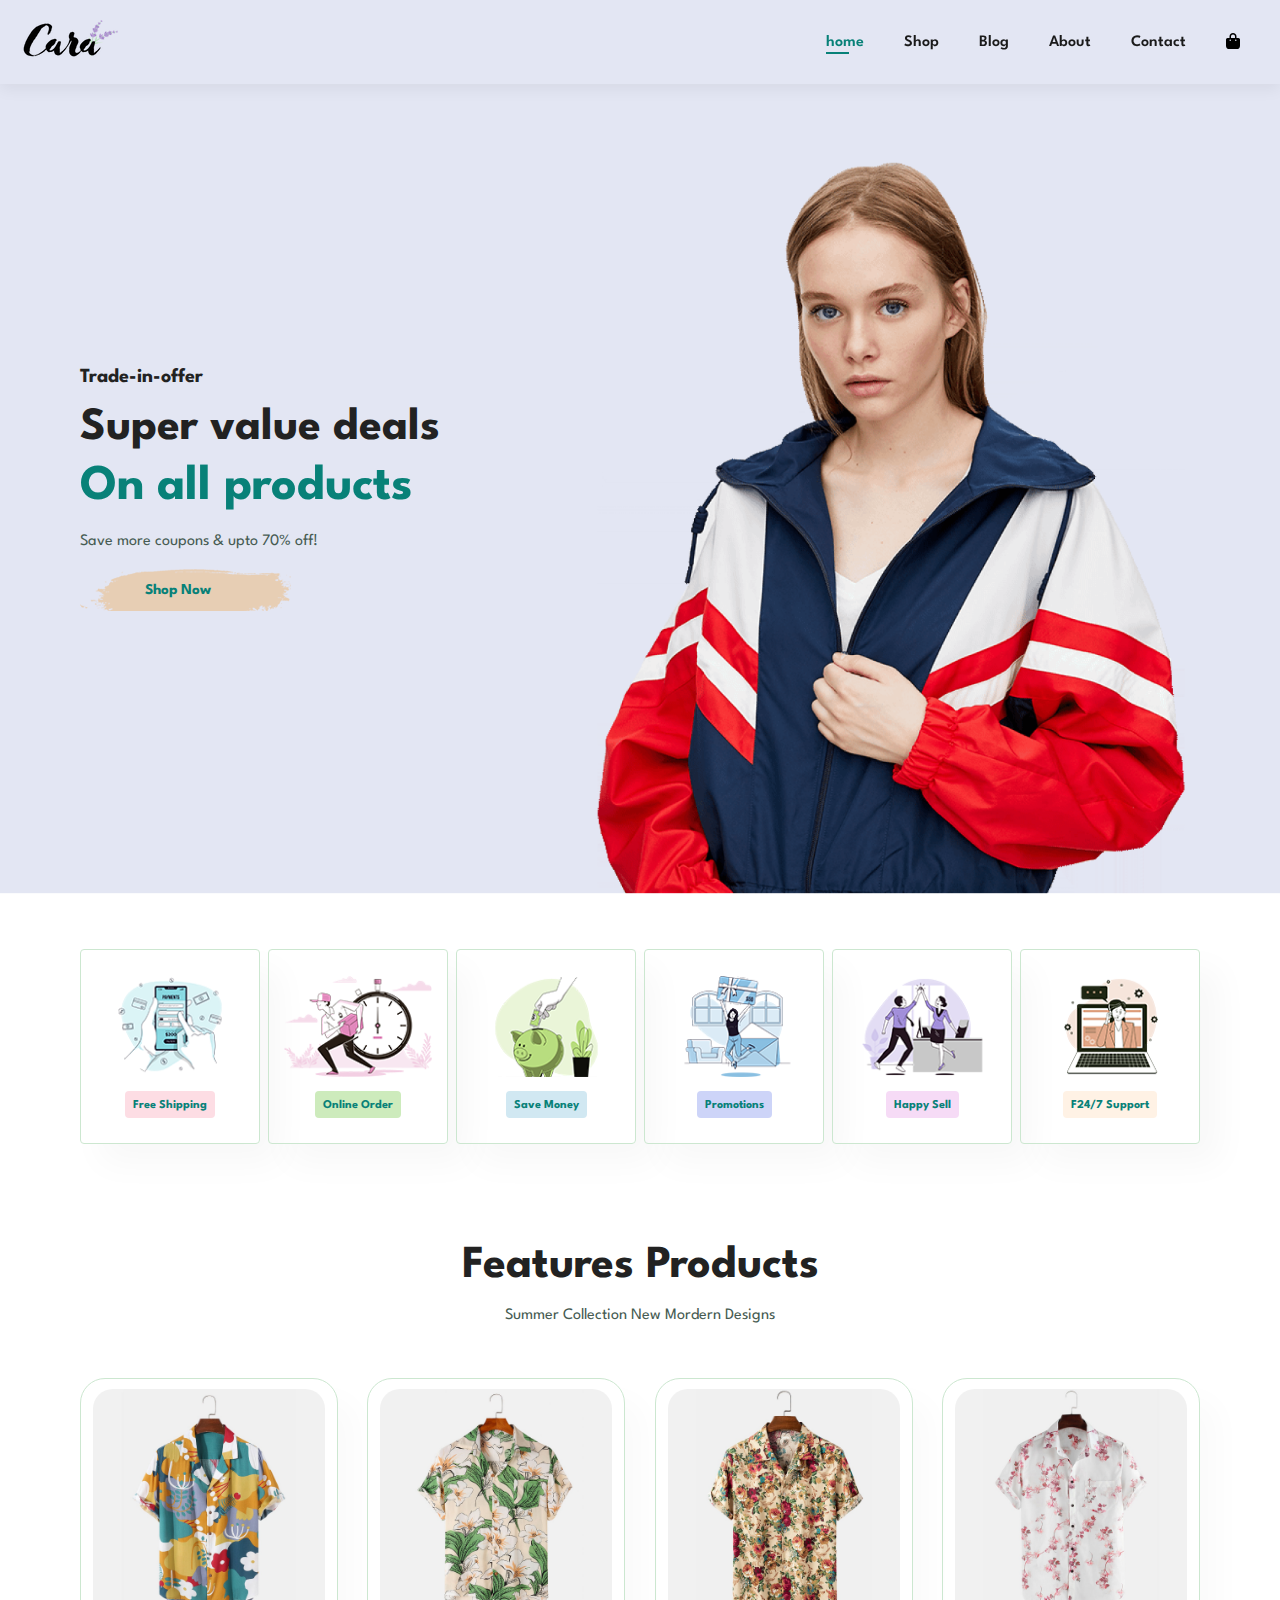
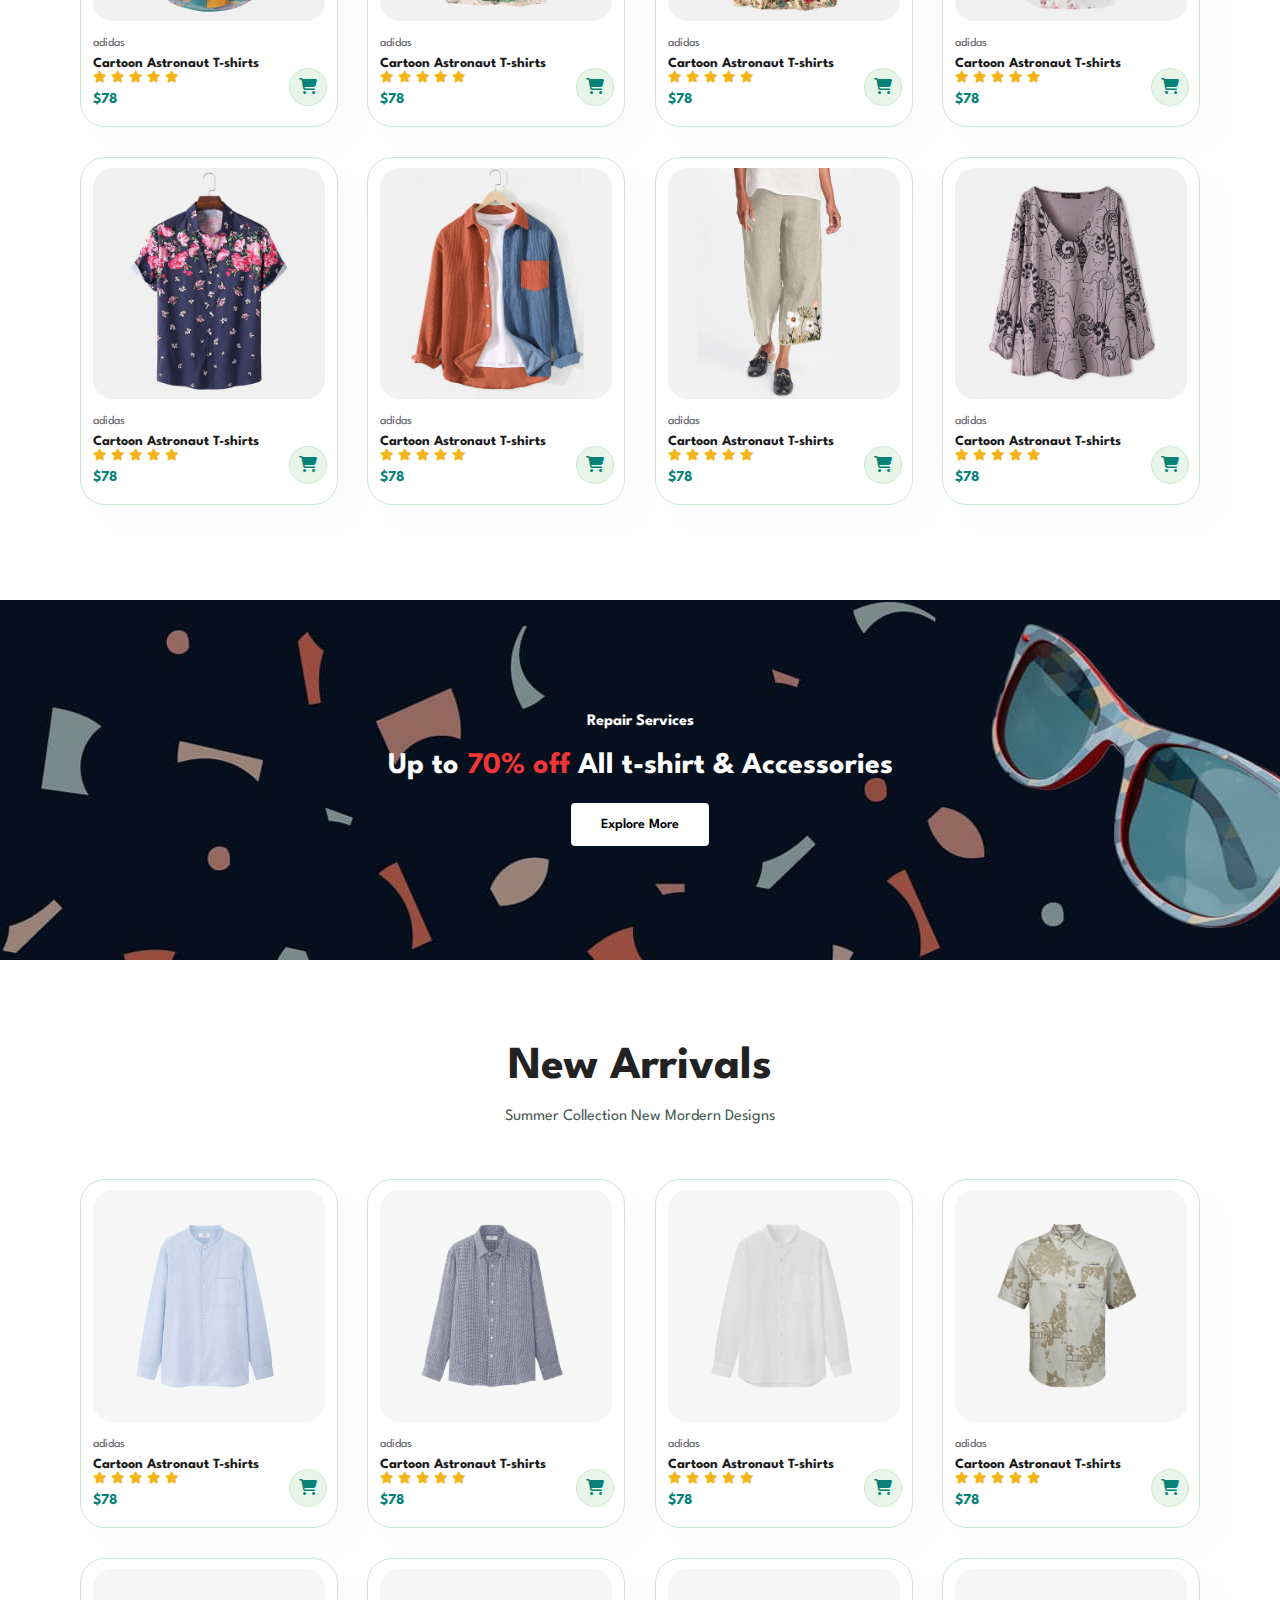
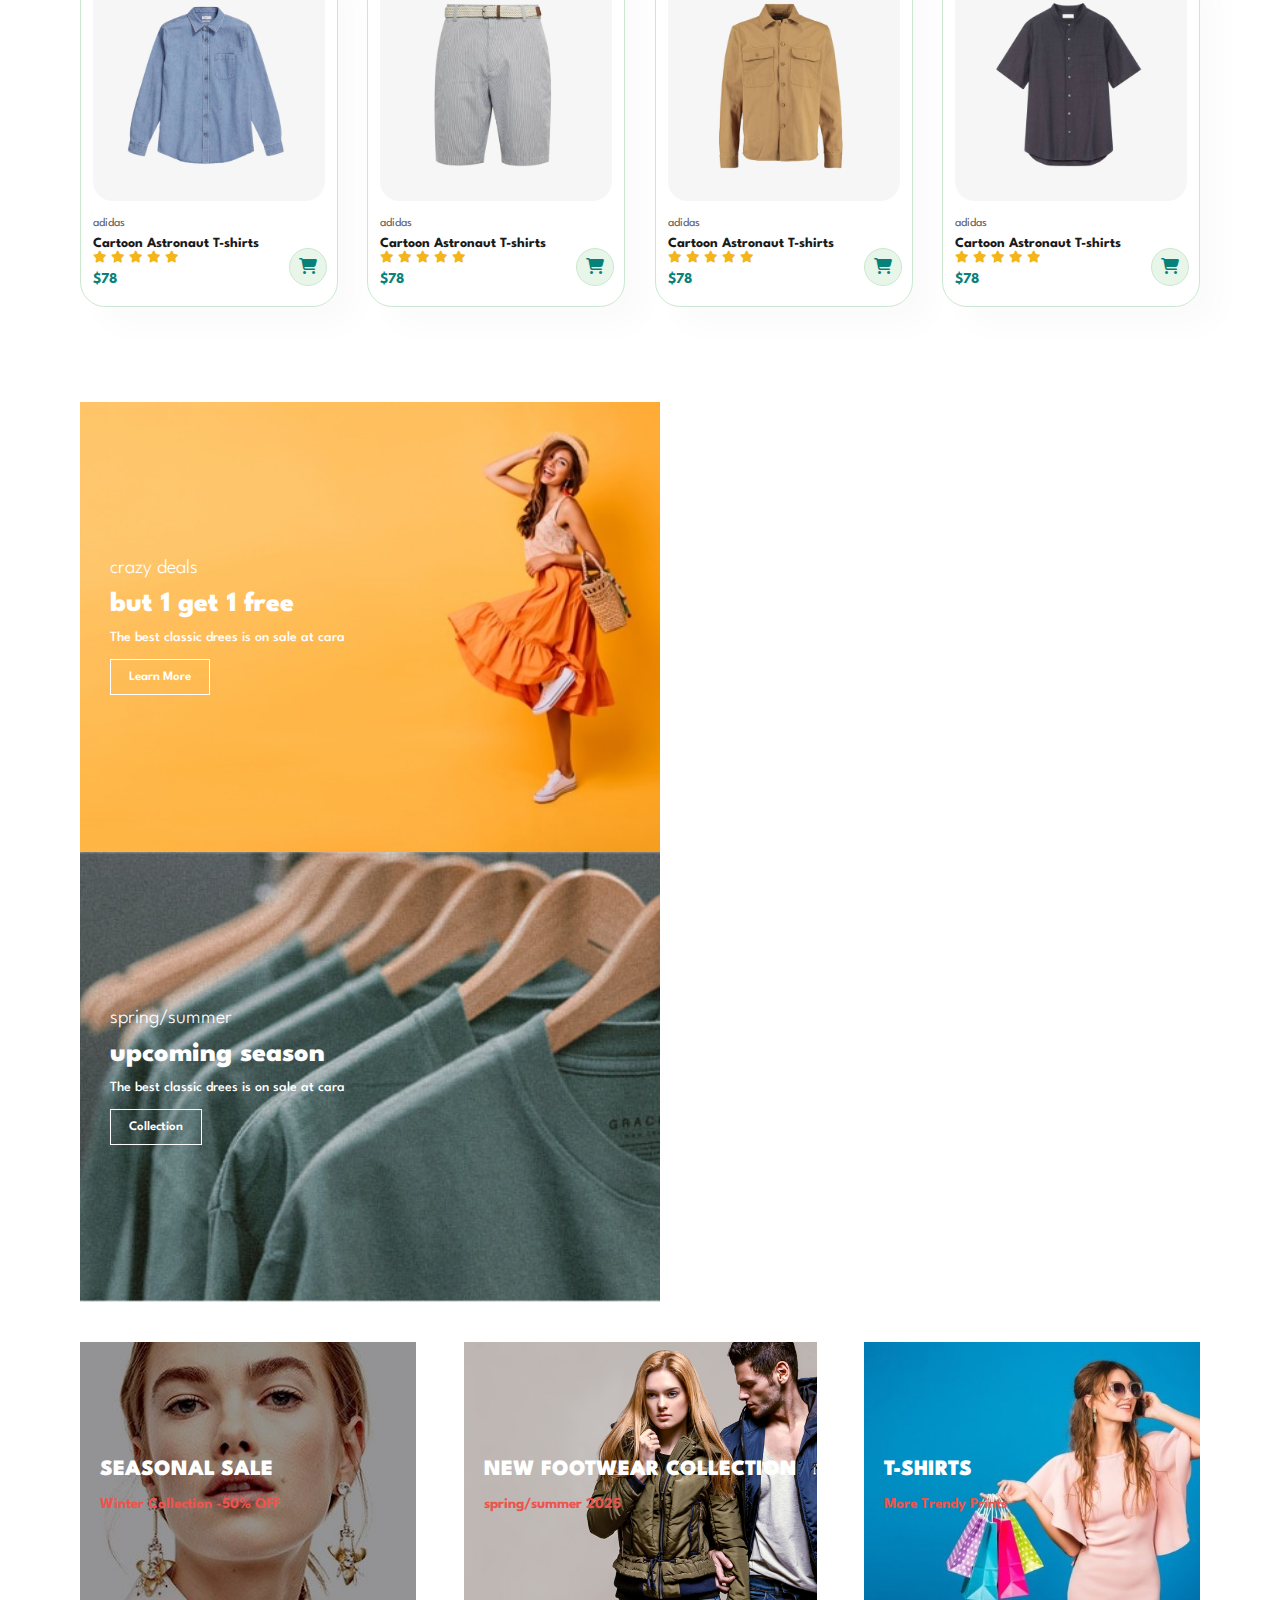
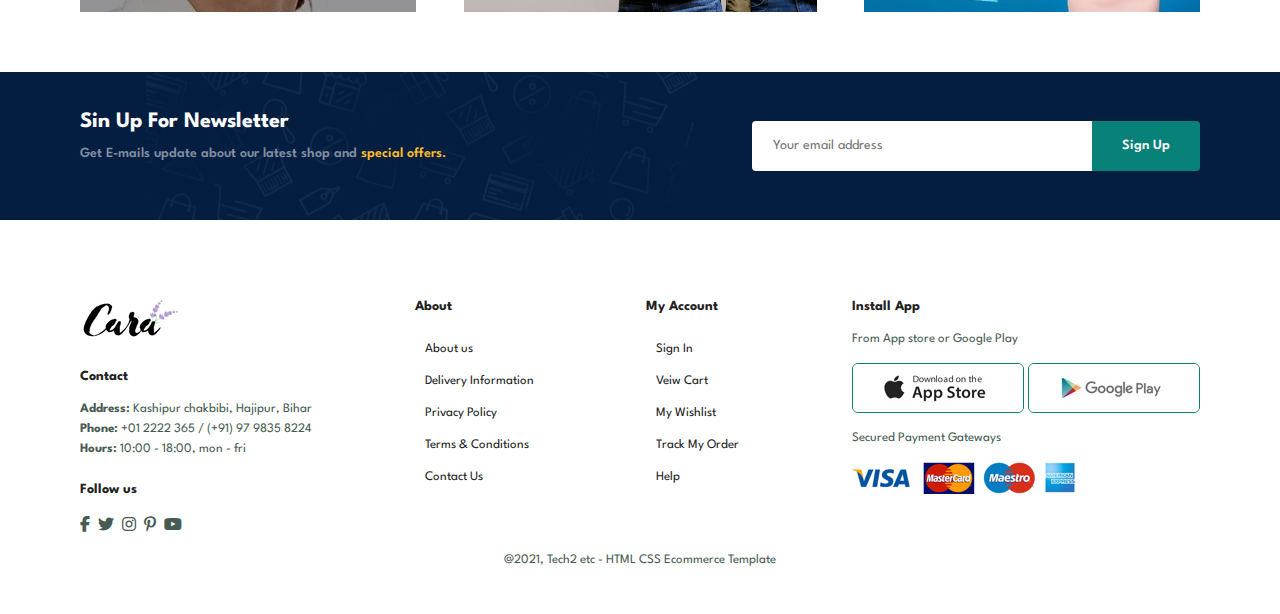
<file: index.html>
<!DOCTYPE html>
<html lang="en">
<head>
    <meta charset="UTF-8">
    <meta name="viewport" content="width=device-width, initial-scale=1.0">
    <title>E-commerse</title>
    <link rel="stylesheet" href="https://cdnjs.cloudflare.com/ajax/libs/font-awesome/6.7.2/css/all.min.css" />
    <link rel="stylesheet" href="style.css">
</head>
<body>
    <section class="header">
    <a href="#"><img src="img/logo.png" class="logo" alt=""></a>
     <div>
       <ul id="navbar">
        <li><a class="active" href="index.html">home</a></li>
        <li><a href="shop.html">Shop</a></li>
        <li><a href="blog.html">Blog</a></li>
        <li><a href="about.html">About</a></li>
        <li><a href="contact.html">Contact</a></li>
        <li id="lg-bag"><a href="cart.html" style="color: black;"><i class="fa-solid fa-bag-shopping"></a></i></li>
        <a href="#" id="close"><i class="fa-solid fa-xmark"></i></a>
        </ul>
     </div>
       <div id="mobile">
          <a href="cart.html" style="color: black;"><i class="fa-solid fa-bag-shopping"></a></i>
           <i id="bar" class="fas fa-outdent"></i>
        </div>
    </section>

    <section id="hero">
    <h4>Trade-in-offer</h4>
    <h2>Super value deals</h2>
    <h1>On all products</h1>
    <p>Save more coupons & upto 70% off!</p>
    <button>Shop Now</button>
    </section>

    <section id="feature" class="section-p1">
       <div class="fe-box">
       <img src="img/features/f1.png" alt="">
       <h6>Free Shipping</h6>
       </div>

       
       <div class="fe-box">
       <img src="img/features/f2.png" alt="">
       <h6>Online Order</h6>
       </div>

       
       <div class="fe-box">
       <img src="img/features/f3.png" alt="">
       <h6>Save Money</h6>
       </div>

       
       <div class="fe-box">
       <img src="img/features/f4.png" alt="">
       <h6>Promotions</h6>
       </div>

       
       <div class="fe-box">
       <img src="img/features/f5.png" alt="">
       <h6>Happy Sell</h6>
       </div>

       
       <div class="fe-box">
       <img src="img/features/f6.png" alt="">
       <h6>F24/7 Support</h6>
       </div>

       

    </section>

    <section id="products-1" class="section-p1">
     <h2>Features Products</h2>
     <p>Summer Collection  New Mordern Designs</p>
     <div class="pro-container">
        <div class="pro">
           <img src="img/products/f1.jpg" alt="">
           <div class="des">
            <span>adidas</span>
            <h5>Cartoon Astronaut T-shirts</h5>
            <div class="star">
                <i class="fas fa-star"></i>
                <i class="fas fa-star"></i>
                <i class="fas fa-star"></i>
                <i class="fas fa-star"></i>
                <i class="fas fa-star"></i>
            </div>
            <h4>$78</h4>
           </div>
           <a href="#" class="cart"><i class="fa-solid fa-cart-shopping"></i></a>
        </div>
        <div class="pro">
           <img src="img/products/f2.jpg" alt="">
           <div class="des">
            <span>adidas</span>
            <h5>Cartoon Astronaut T-shirts</h5>
            <div class="star">
                <i class="fas fa-star"></i>
                <i class="fas fa-star"></i>
                <i class="fas fa-star"></i>
                <i class="fas fa-star"></i>
                <i class="fas fa-star"></i>
            </div>
            <h4>$78</h4>
           </div>
           <a href="#" class="cart"><i class="fa-solid fa-cart-shopping"></i></a>
        </div>
        <div class="pro">
           <img src="img/products/f3.jpg" alt="">
           <div class="des">
            <span>adidas</span>
            <h5>Cartoon Astronaut T-shirts</h5>
            <div class="star">
                <i class="fas fa-star"></i>
                <i class="fas fa-star"></i>
                <i class="fas fa-star"></i>
                <i class="fas fa-star"></i>
                <i class="fas fa-star"></i>
            </div>
            <h4>$78</h4>
           </div>
           <a href="#" class="cart"><i class="fa-solid fa-cart-shopping"></i></a>
        </div>
        <div class="pro">
           <img src="img/products/f4.jpg" alt="">
           <div class="des">
            <span>adidas</span>
            <h5>Cartoon Astronaut T-shirts</h5>
            <div class="star">
                <i class="fas fa-star"></i>
                <i class="fas fa-star"></i>
                <i class="fas fa-star"></i>
                <i class="fas fa-star"></i>
                <i class="fas fa-star"></i>
            </div>
            <h4>$78</h4>
           </div>
           <a href="#" class="cart"><i class="fa-solid fa-cart-shopping"></i></a>
        </div>
        <div class="pro">
           <img src="img/products/f5.jpg" alt="">
           <div class="des">
            <span>adidas</span>
            <h5>Cartoon Astronaut T-shirts</h5>
            <div class="star">
                <i class="fas fa-star"></i>
                <i class="fas fa-star"></i>
                <i class="fas fa-star"></i>
                <i class="fas fa-star"></i>
                <i class="fas fa-star"></i>
            </div>
            <h4>$78</h4>
           </div>
           <a href="#" class="cart"><i class="fa-solid fa-cart-shopping"></i></a>
        </div>
        <div class="pro">
           <img src="img/products/f6.jpg" alt="">
           <div class="des">
            <span>adidas</span>
            <h5>Cartoon Astronaut T-shirts</h5>
            <div class="star">
                <i class="fas fa-star"></i>
                <i class="fas fa-star"></i>
                <i class="fas fa-star"></i>
                <i class="fas fa-star"></i>
                <i class="fas fa-star"></i>
            </div>
            <h4>$78</h4>
           </div>
           <a href="#" class="cart"><i class="fa-solid fa-cart-shopping"></i></a>
        </div>
        <div class="pro">
           <img src="img/products/f7.jpg" alt="">
           <div class="des">
            <span>adidas</span>
            <h5>Cartoon Astronaut T-shirts</h5>
            <div class="star">
                <i class="fas fa-star"></i>
                <i class="fas fa-star"></i>
                <i class="fas fa-star"></i>
                <i class="fas fa-star"></i>
                <i class="fas fa-star"></i>
            </div>
            <h4>$78</h4>
           </div>
           <a href="#" class="cart"><i class="fa-solid fa-cart-shopping"></i></a>
        </div>
        <div class="pro">
           <img src="img/products/f8.jpg" alt="">
           <div class="des">
            <span>adidas</span>
            <h5>Cartoon Astronaut T-shirts</h5>
            <div class="star">
                <i class="fas fa-star"></i>
                <i class="fas fa-star"></i>
                <i class="fas fa-star"></i>
                <i class="fas fa-star"></i>
                <i class="fas fa-star"></i>
            </div>
            <h4>$78</h4>
           </div>
           <a href="#" class="cart"><i class="fa-solid fa-cart-shopping"></i></a>
        </div>
     </div>
    </section>

    <section id="banner" class="section-m1">
        <h4>Repair Services</h4>
        <h2>Up to <span>70% off</span> All t-shirt & Accessories</h2>
        <button class="normal">Explore More</button>
    </section>

    <section id="products-1" class="section-p1">
     <h2>New Arrivals</h2>
     <p>Summer Collection  New Mordern Designs</p>
     <div class="pro-container">
        <div class="pro">
           <img src="img/products/n1.jpg" alt="">
           <div class="des">
            <span>adidas</span>
            <h5>Cartoon Astronaut T-shirts</h5>
            <div class="star">
                <i class="fas fa-star"></i>
                <i class="fas fa-star"></i>
                <i class="fas fa-star"></i>
                <i class="fas fa-star"></i>
                <i class="fas fa-star"></i>
            </div>
            <h4>$78</h4>
           </div>
           <a href="#" class="cart"><i class="fa-solid fa-cart-shopping"></i></a>
        </div>
        <div class="pro">
           <img src="img/products/n2.jpg" alt="">
           <div class="des">
            <span>adidas</span>
            <h5>Cartoon Astronaut T-shirts</h5>
            <div class="star">
                <i class="fas fa-star"></i>
                <i class="fas fa-star"></i>
                <i class="fas fa-star"></i>
                <i class="fas fa-star"></i>
                <i class="fas fa-star"></i>
            </div>
            <h4>$78</h4>
           </div>
           <a href="#" class="cart"><i class="fa-solid fa-cart-shopping"></i></a>
        </div>
        <div class="pro">
           <img src="img/products/n3.jpg" alt="">
           <div class="des">
            <span>adidas</span>
            <h5>Cartoon Astronaut T-shirts</h5>
            <div class="star">
                <i class="fas fa-star"></i>
                <i class="fas fa-star"></i>
                <i class="fas fa-star"></i>
                <i class="fas fa-star"></i>
                <i class="fas fa-star"></i>
            </div>
            <h4>$78</h4>
           </div>
           <a href="#" class="cart"><i class="fa-solid fa-cart-shopping"></i></a>
        </div>
        <div class="pro">
           <img src="img/products/n4.jpg" alt="">
           <div class="des">
            <span>adidas</span>
            <h5>Cartoon Astronaut T-shirts</h5>
            <div class="star">
                <i class="fas fa-star"></i>
                <i class="fas fa-star"></i>
                <i class="fas fa-star"></i>
                <i class="fas fa-star"></i>
                <i class="fas fa-star"></i>
            </div>
            <h4>$78</h4>
           </div>
           <a href="#" class="cart"><i class="fa-solid fa-cart-shopping"></i></a>
        </div>
        <div class="pro">
           <img src="img/products/n5.jpg" alt="">
           <div class="des">
            <span>adidas</span>
            <h5>Cartoon Astronaut T-shirts</h5>
            <div class="star">
                <i class="fas fa-star"></i>
                <i class="fas fa-star"></i>
                <i class="fas fa-star"></i>
                <i class="fas fa-star"></i>
                <i class="fas fa-star"></i>
            </div>
            <h4>$78</h4>
           </div>
           <a href="#" class="cart"><i class="fa-solid fa-cart-shopping"></i></a>
        </div>
        <div class="pro">
           <img src="img/products/n6.jpg" alt="">
           <div class="des">
            <span>adidas</span>
            <h5>Cartoon Astronaut T-shirts</h5>
            <div class="star">
                <i class="fas fa-star"></i>
                <i class="fas fa-star"></i>
                <i class="fas fa-star"></i>
                <i class="fas fa-star"></i>
                <i class="fas fa-star"></i>
            </div>
            <h4>$78</h4>
           </div>
           <a href="#" class="cart"><i class="fa-solid fa-cart-shopping"></i></a>
        </div>
        <div class="pro">
           <img src="img/products/n7.jpg" alt="">
           <div class="des">
            <span>adidas</span>
            <h5>Cartoon Astronaut T-shirts</h5>
            <div class="star">
                <i class="fas fa-star"></i>
                <i class="fas fa-star"></i>
                <i class="fas fa-star"></i>
                <i class="fas fa-star"></i>
                <i class="fas fa-star"></i>
            </div>
            <h4>$78</h4>
           </div>
           <a href="#" class="cart"><i class="fa-solid fa-cart-shopping"></i></a>
        </div>
        <div class="pro">
           <img src="img/products/n8.jpg" alt="">
           <div class="des">
            <span>adidas</span>
            <h5>Cartoon Astronaut T-shirts</h5>
            <div class="star">
                <i class="fas fa-star"></i>
                <i class="fas fa-star"></i>
                <i class="fas fa-star"></i>
                <i class="fas fa-star"></i>
                <i class="fas fa-star"></i>
            </div>
            <h4>$78</h4>
           </div>
           <a href="#" class="cart"><i class="fa-solid fa-cart-shopping"></i></a>
        </div>
     </div>
    </section>

    <section id="sm-banner" class="section-p1">
       <div class="banner-box">
          <h4>crazy deals</h4>
          <h2>but 1 get 1 free</h2>
          <span>The best classic drees is on sale at cara</span>
          <button class="white">Learn More</button>
       </div>
       <div class="banner-box banner-box2">
          <h4>spring/summer</h4>
          <h2>upcoming season</h2>
          <span>The best classic drees is on sale at cara</span>
          <button class="white">Collection</button>
       </div>
    </section>

    <section id="banner3">
        <div class="banner-box">
          <h2>SEASONAL SALE</h2>
          <h3>Winter Collection -50% OFF</h3>
       </div>
       <div class="banner-box banner-box2">
          <h2>NEW FOOTWEAR COLLECTION</h2>
          <h3>spring/summer 2025</h3>
       </div>
       <div class="banner-box banner-box3">
          <h2>T-SHIRTS</h2>
          <h3>More Trendy Prints</h3>
       </div>
    </section>

    <section id="newsletter" class="section-p1 section-m1">
      <div class="newstext">
         <h4>Sin Up For Newsletter</h4>
         <p>Get E-mails update about our latest shop and <span>special offers.</span></p>
      </div>
      <div class="form">
        <input type="text" placeholder="Your email address">
        <button class="normal">Sign Up</button>
      </div>
    </section>

    <footer class="section-p1">
       <div class="col">
           <img class="logo" src="img/logo.png" alt="">
           <h4>Contact</h4>
           <p><strong>Address: </strong> Kashipur chakbibi, Hajipur, Bihar</p>
           <p><strong>Phone: </strong> +01 2222 365 / (+91) 97 9835 8224</p>
           <p><strong>Hours: </strong> 10:00 - 18:00, mon - fri</p>
        <div class="follow">
            <h4>Follow us</h4>
            <div class="icon">
                <i class="fab fa-facebook-f"></i>
                <i class="fab fa-twitter"></i>
                <i class="fab fa-instagram"></i>
                <i class="fab fa-pinterest-p"></i>
                <i class="fab fa-youtube"></i>
            </div>
        </div>
       </div>
       <div class="col">
        <h4>About</h4>
        <a href="#">About us</a>
        <a href="#">Delivery Information</a>
        <a href="#">Privacy Policy</a>
        <a href="#">Terms & Conditions</a>
        <a href="#">Contact Us</a>
       </div>
       <div class="col">
        <h4>My Account</h4>
        <a href="#">Sign In</a>
        <a href="#">Veiw Cart</a>
        <a href="#">My Wishlist</a>
        <a href="#">Track My Order</a>
        <a href="#">Help</a>
       </div>
       <div class="col install">
        <h4>Install App</h4>
        <p>From App store or Google Play</p>
        <div class="row">
           <img src="img/pay/app.jpg" alt="">
           <img src="img/pay/play.jpg" alt="">

        </div>
        <p>Secured Payment Gateways</p>
        <img src="img/pay/pay.png" alt="">
       </div>

       <div class="copyright">
        <p>@2021, Tech2 etc - HTML CSS Ecommerce Template</p>
       </div>
    </footer>


    <script src="script.js"></script>

</body>
</html>
</file>
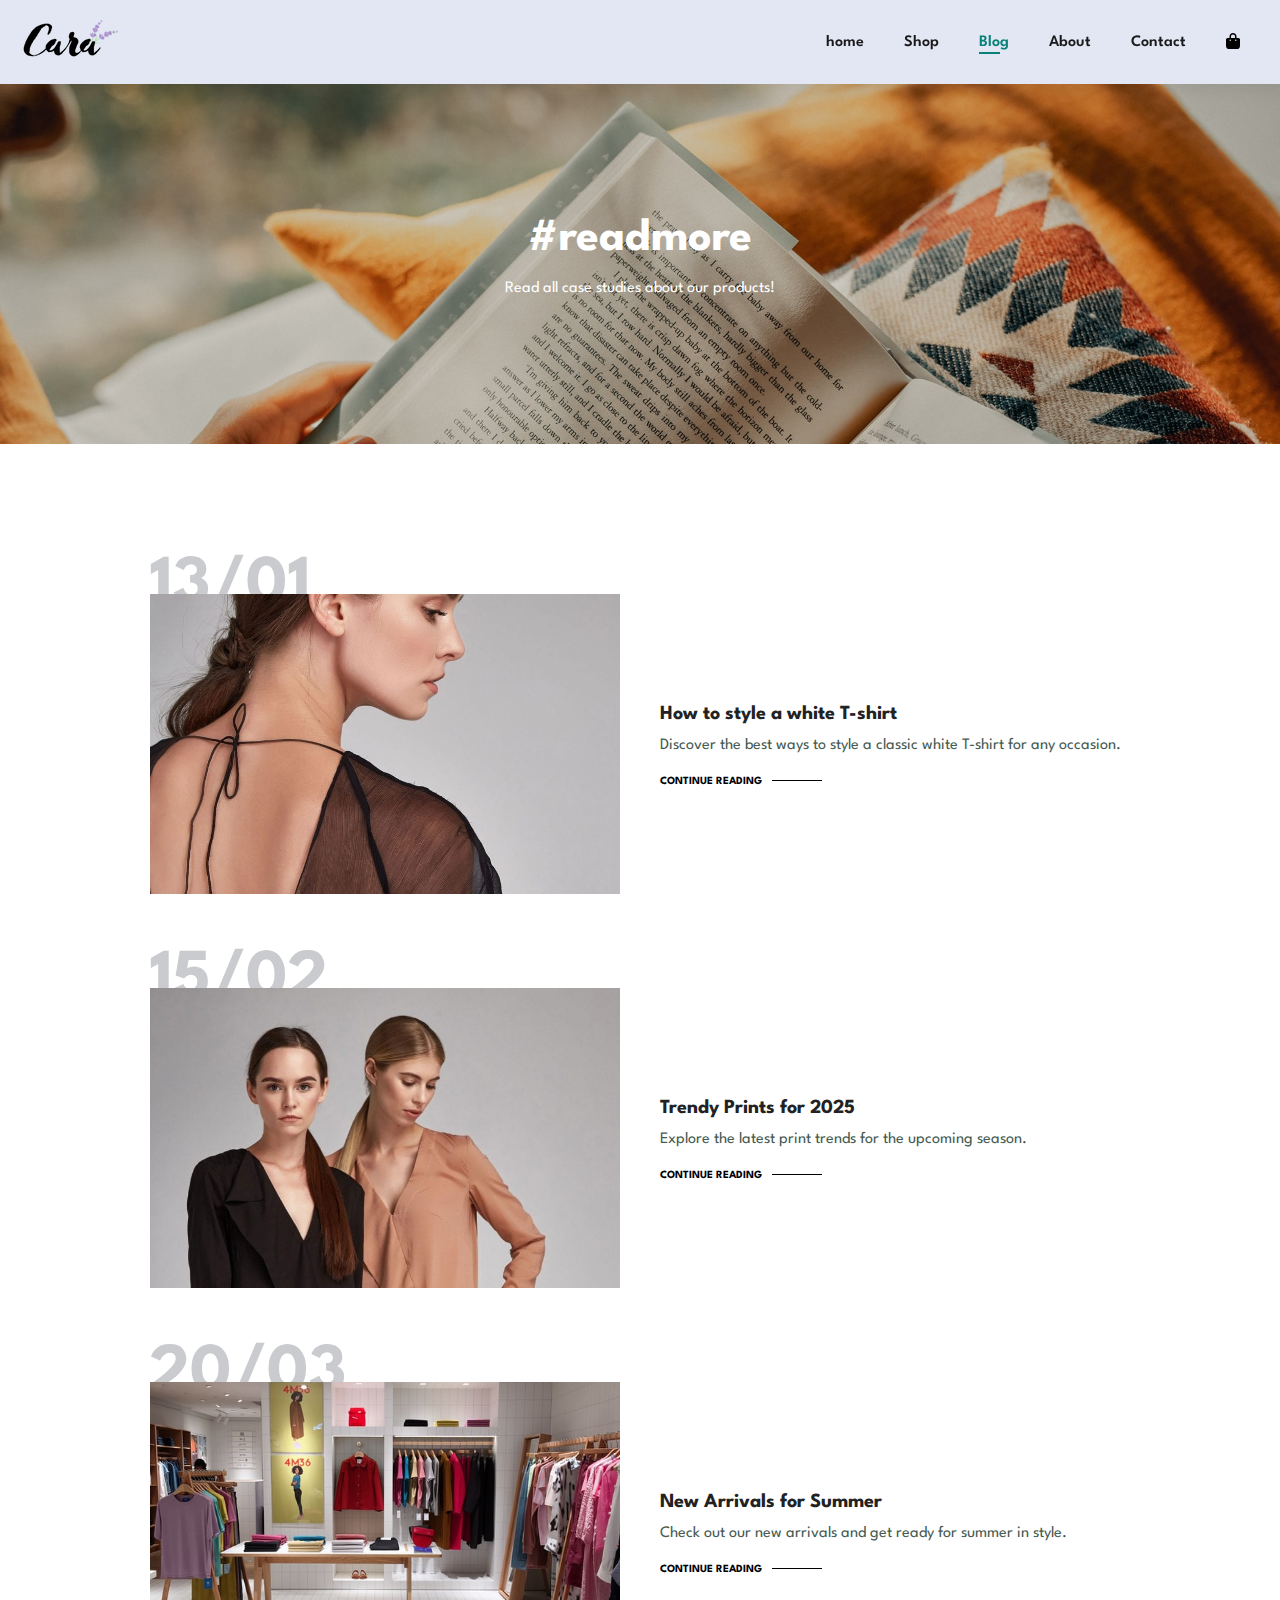
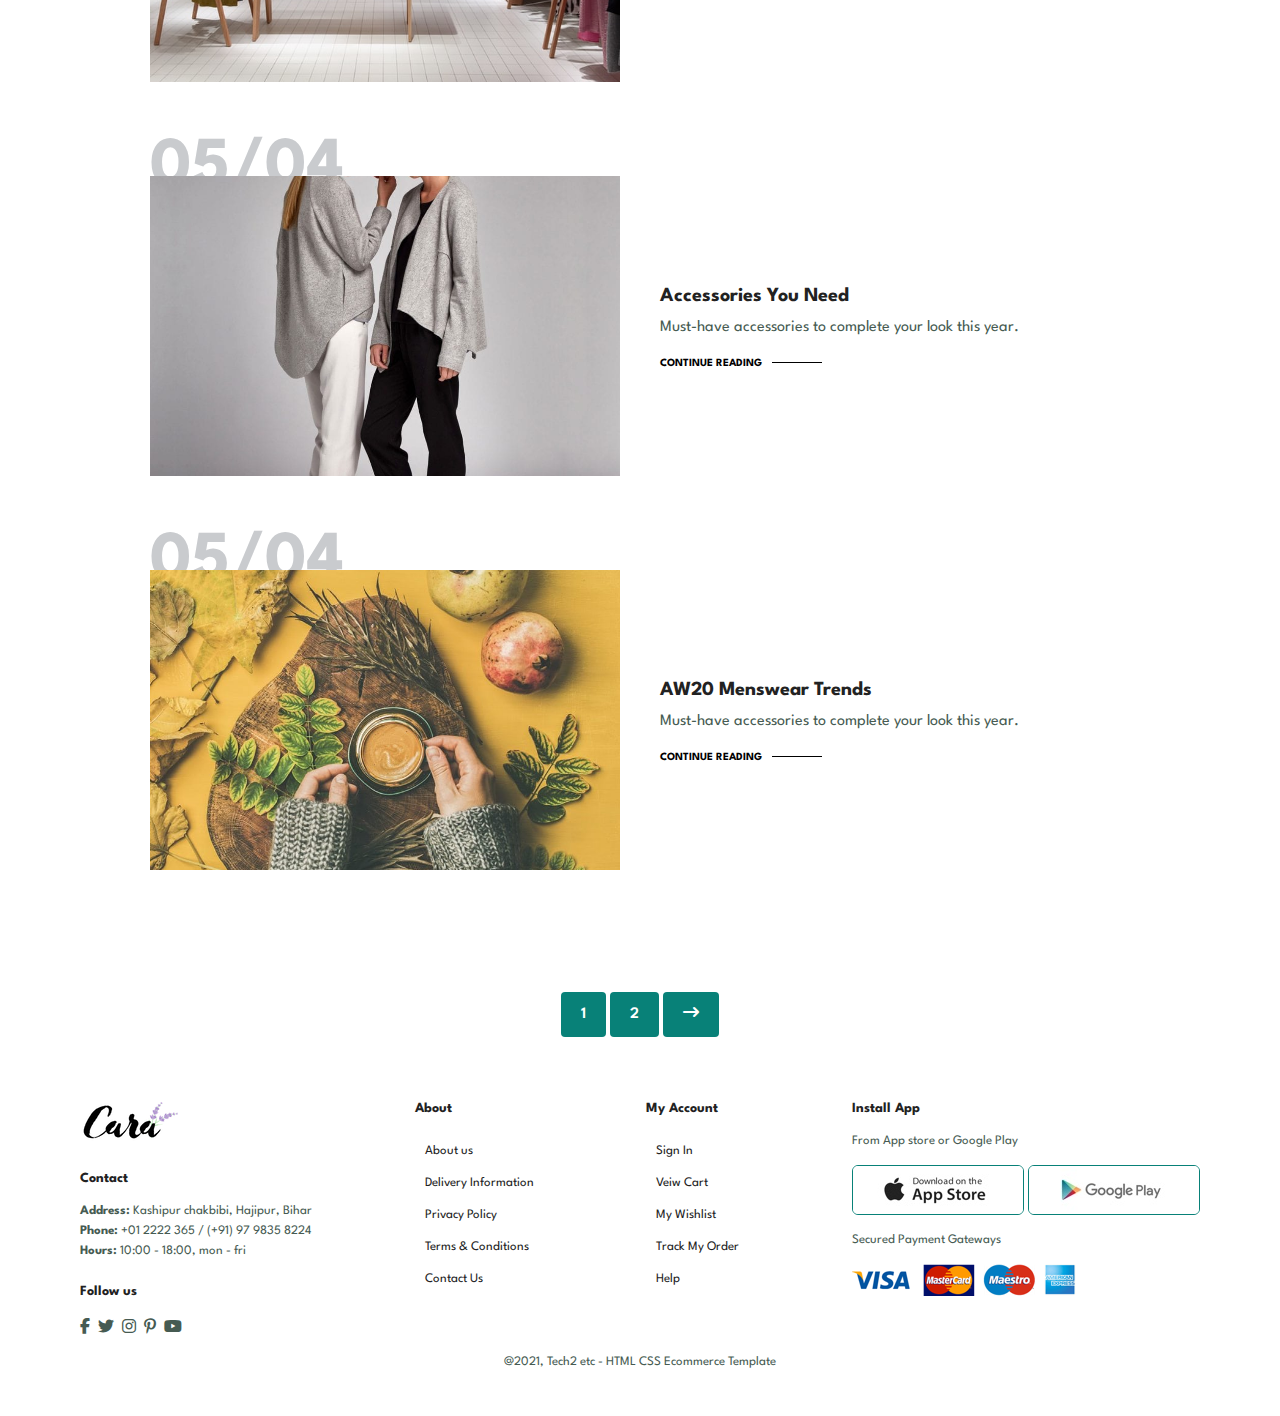
<file: blog.html>
<!DOCTYPE html>
<html lang="en">
<head>
    <meta charset="UTF-8">
    <meta name="viewport" content="width=device-width, initial-scale=1.0">
    <title>Blog - E-commerse</title>
    <link rel="stylesheet" href="https://cdnjs.cloudflare.com/ajax/libs/font-awesome/6.7.2/css/all.min.css" />
    <link rel="stylesheet" href="style.css">
</head>
<body>
    
    <section class="header">
        <a href="index.html"><img src="img/logo.png" class="logo" alt=""></a>
        <div>
            <ul id="navbar">
                <li><a href="index.html">home</a></li>
                <li><a href="shop.html">Shop</a></li>
                <li><a class="active" href="blog.html">Blog</a></li>
                <li><a href="about.html">About</a></li>
                <li><a href="contact.html">Contact</a></li>
                <li id="lg-bag"><a href="cart.html" style="color: black;"><i class="fa-solid fa-bag-shopping"></i></a></li>
                <a href="#" id="close"><i class="fa-solid fa-xmark"></i></a>
            </ul>
        </div>
        <div id="mobile">
            <a href="cart.html" style="color: black;"><i class="fa-solid fa-bag-shopping"></i></a>
            <i id="bar" class="fas fa-outdent"></i>
        </div>
    </section>
    
    <section id="page-header" class="blog-header">
        <h2>#readmore</h2>
        <p>Read all case studies about our products!</p>
    </section>
    
    <section id="blog" class="section-p1">

        <div class="blog-box">
            <div class="blog-img">
                <img src="img/blog/b1.jpg" alt="">
            </div>
            <div class="blog-details">
                <h4>How to style a white T-shirt</h4>
                <p>Discover the best ways to style a classic white T-shirt for any occasion.</p>
                <a href="#">CONTINUE READING</a>
            </div>
            <h1>13/01</h1>
        </div>
        <div class="blog-box">
            <div class="blog-img">
                <img src="img/blog/b2.jpg" alt="">
            </div>
            <div class="blog-details">
                <h4>Trendy Prints for 2025</h4>
                <p>Explore the latest print trends for the upcoming season.</p>
                <a href="#">CONTINUE READING</a>
            </div>
            <h1>15/02</h1>
        </div>
        <div class="blog-box">
            <div class="blog-img">
                <img src="img/blog/b3.jpg" alt="">
            </div>
            <div class="blog-details">
                <h4>New Arrivals for Summer</h4>
                <p>Check out our new arrivals and get ready for summer in style.</p>
                <a href="#">CONTINUE READING</a>
            </div>
            <h1>20/03</h1>
        </div>
        <div class="blog-box">
            <div class="blog-img">
                <img src="img/blog/b4.jpg" alt="">
            </div>
            <div class="blog-details">
                <h4>Accessories You Need</h4>
                <p>Must-have accessories to complete your look this year.</p>
                <a href="#">CONTINUE READING</a>
            </div>
            <h1>05/04</h1>
        </div>
        <div class="blog-box">
            <div class="blog-img">
                <img src="img/blog/b6.jpg" alt="">
            </div>
            <div class="blog-details">
                <h4>AW20 Menswear Trends</h4>
                <p>Must-have accessories to complete your look this year.</p>
                <a href="#">CONTINUE READING</a>
            </div>
            <h1>05/04</h1>
        </div>
    </section>

    <section id="pagination" class="section-p1">
      <a href="#">1</a>
      <a href="#">2</a>
      <a href="#"><i class="fas fa-arrow-right-long"></i></a>

    </section> 
    
    <footer class="section-p1">
        <div class="col">
            <img class="logo" src="img/logo.png" alt="">
            <h4>Contact</h4>
            <p><strong>Address: </strong> Kashipur chakbibi, Hajipur, Bihar</p>
            <p><strong>Phone: </strong> +01 2222 365 / (+91) 97 9835 8224</p>
            <p><strong>Hours: </strong> 10:00 - 18:00, mon - fri</p>
            <div class="follow">
                <h4>Follow us</h4>
                <div class="icon">
                    <i class="fab fa-facebook-f"></i>
                    <i class="fab fa-twitter"></i>
                    <i class="fab fa-instagram"></i>
                    <i class="fab fa-pinterest-p"></i>
                    <i class="fab fa-youtube"></i>
                </div>
            </div>
        </div>
        <div class="col">
            <h4>About</h4>
            <a href="#">About us</a>
            <a href="#">Delivery Information</a>
            <a href="#">Privacy Policy</a>
            <a href="#">Terms & Conditions</a>
            <a href="#">Contact Us</a>
        </div>
        <div class="col">
            <h4>My Account</h4>
            <a href="#">Sign In</a>
            <a href="#">Veiw Cart</a>
            <a href="#">My Wishlist</a>
            <a href="#">Track My Order</a>
            <a href="#">Help</a>
        </div>
        <div class="col install">
            <h4>Install App</h4>
            <p>From App store or Google Play</p>
            <div class="row">
                <img src="img/pay/app.jpg" alt="">
                <img src="img/pay/play.jpg" alt="">
            </div>
            <p>Secured Payment Gateways</p>
            <img src="img/pay/pay.png" alt="">
        </div>
        <div class="copyright">
            <p>@2021, Tech2 etc - HTML CSS Ecommerce Template</p>
        </div>
    </footer>
    <script src="script.js"></script>
</body>
</html>
</file>
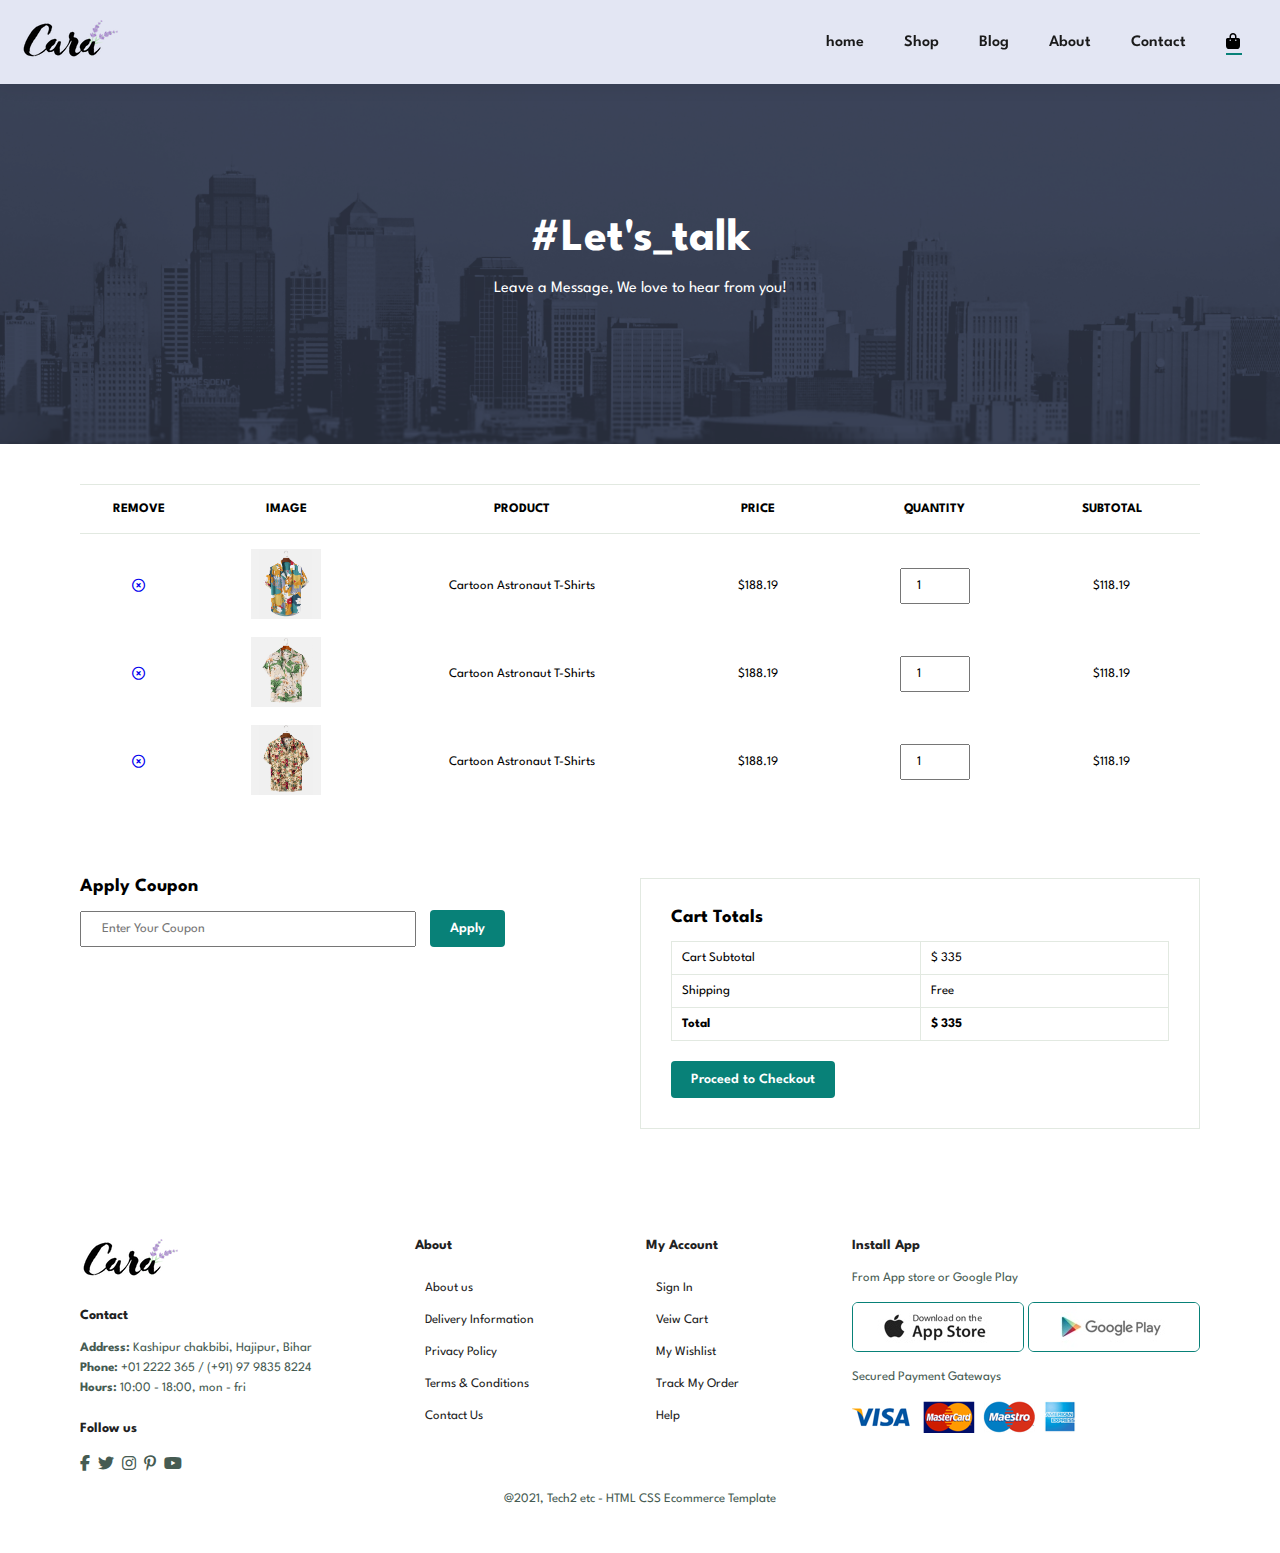
<file: cart.html>
<!DOCTYPE html>
<html lang="en">
<head>
    <meta charset="UTF-8">
    <meta name="viewport" content="width=device-width, initial-scale=1.0">
    <title>Blog - E-commerse</title>
    <link rel="stylesheet" href="https://cdnjs.cloudflare.com/ajax/libs/font-awesome/6.7.2/css/all.min.css" />
    <link rel="stylesheet" href="style.css">
</head>
<body>
    
    <section class="header">
        <a href="index.html"><img src="img/logo.png" class="logo" alt=""></a>
        <div>
            <ul id="navbar">
                <li><a href="index.html">home</a></li>
                <li><a href="shop.html">Shop</a></li>
                <li><a href="blog.html">Blog</a></li>
                <li><a href="about.html">About</a></li>
                <li><a href="contact.html">Contact</a></li>
                <li id="lg-bag"><a class="active" href="cart.html" style="color: black;"><i class="fa-solid fa-bag-shopping"></i></a></li>
                <a href="#" id="close"><i class="fa-solid fa-xmark"></i></a>
            </ul>
        </div>
        <div id="mobile">
            <a href="cart.html" style="color: black;"><i class="fa-solid fa-bag-shopping"></i></a>
            <i id="bar" class="fas fa-outdent"></i>
        </div>
    </section>
    
    <section id="page-header" class="about-header">
        <h2>#Let's_talk</h2>
        <p>Leave a Message, We love to hear from you!</p>
    </section>

    <section id="cart" class="section-p1">
        <table width="100%"> 
            <thead>
                <tr>
                    <td>Remove</td>
                    <td>Image</td>
                    <td>Product</td>
                    <td>Price</td>
                    <td>Quantity</td>
                    <td>Subtotal</td>
                </tr>
            </thead>
            <tbody>
                <tr>
                    <td><a href="#"><i class="far fa-times-circle"></i></a></td>
                    <td><img src="img/products/f1.jpg" alt=""></td>
                    <td>Cartoon Astronaut T-Shirts</td>
                    <td>$188.19</td>
                    <td><input type="number" value="1" name="" id=""></td>
                    <td>$118.19</td>

                </tr>
                <tr>
                    <td><a href="#"><i class="far fa-times-circle"></i></a></td>
                    <td><img src="img/products/f2.jpg" alt=""></td>
                    <td>Cartoon Astronaut T-Shirts</td>
                    <td>$188.19</td>
                    <td><input type="number" value="1" name="" id=""></td>
                    <td>$118.19</td>

                </tr>
                <tr>
                    <td><a href="#"><i class="far fa-times-circle"></i></a></td>
                    <td><img src="img/products/f3.jpg" alt=""></td>
                    <td>Cartoon Astronaut T-Shirts</td>
                    <td>$188.19</td>
                    <td><input type="number" value="1" name="" id=""></td>
                    <td>$118.19</td>

                </tr>
            </tbody>
        </table>
    </section>

    <section id="cart-add" class="section-p1">
      <div id="coupon">
        <h3>Apply Coupon</h3>
        <div>
            <input type="text" placeholder="Enter Your Coupon">
            <button class="normal" >Apply</button>
        </div>
      </div>

      <div id="subtotal">
        <h3>Cart Totals</h3>
        <table>
            <tr>
                <td>Cart Subtotal</td>
                <td>$ 335</td>
            </tr>
            <tr>
                <td>Shipping</td>
                <td>Free</td>
            </tr>
            <tr>
                <td><strong>Total</strong></td>
                <td><strong>$ 335</strong></td>
            </tr>

        </table>
        <button class="normal">Proceed to Checkout</button>
      </div>
    </section>

    

    <footer class="section-p1">
        <div class="col">
            <img class="logo" src="img/logo.png" alt="">
            <h4>Contact</h4>
            <p><strong>Address: </strong> Kashipur chakbibi, Hajipur, Bihar</p>
            <p><strong>Phone: </strong> +01 2222 365 / (+91) 97 9835 8224</p>
            <p><strong>Hours: </strong> 10:00 - 18:00, mon - fri</p>
            <div class="follow">
                <h4>Follow us</h4>
                <div class="icon">
                    <i class="fab fa-facebook-f"></i>
                    <i class="fab fa-twitter"></i>
                    <i class="fab fa-instagram"></i>
                    <i class="fab fa-pinterest-p"></i>
                    <i class="fab fa-youtube"></i>
                </div>
            </div>
        </div>
        <div class="col">
            <h4>About</h4>
            <a href="#">About us</a>
            <a href="#">Delivery Information</a>
            <a href="#">Privacy Policy</a>
            <a href="#">Terms & Conditions</a>
            <a href="#">Contact Us</a>
        </div>
        <div class="col">
            <h4>My Account</h4>
            <a href="#">Sign In</a>
            <a href="#">Veiw Cart</a>
            <a href="#">My Wishlist</a>
            <a href="#">Track My Order</a>
            <a href="#">Help</a>
        </div>
        <div class="col install">
            <h4>Install App</h4>
            <p>From App store or Google Play</p>
            <div class="row">
                <img src="img/pay/app.jpg" alt="">
                <img src="img/pay/play.jpg" alt="">
            </div>
            <p>Secured Payment Gateways</p>
            <img src="img/pay/pay.png" alt="">
        </div>
        <div class="copyright">
            <p>@2021, Tech2 etc - HTML CSS Ecommerce Template</p>
        </div>
    </footer>
    <script src="script.js"></script>
</body>
</html>
</file>
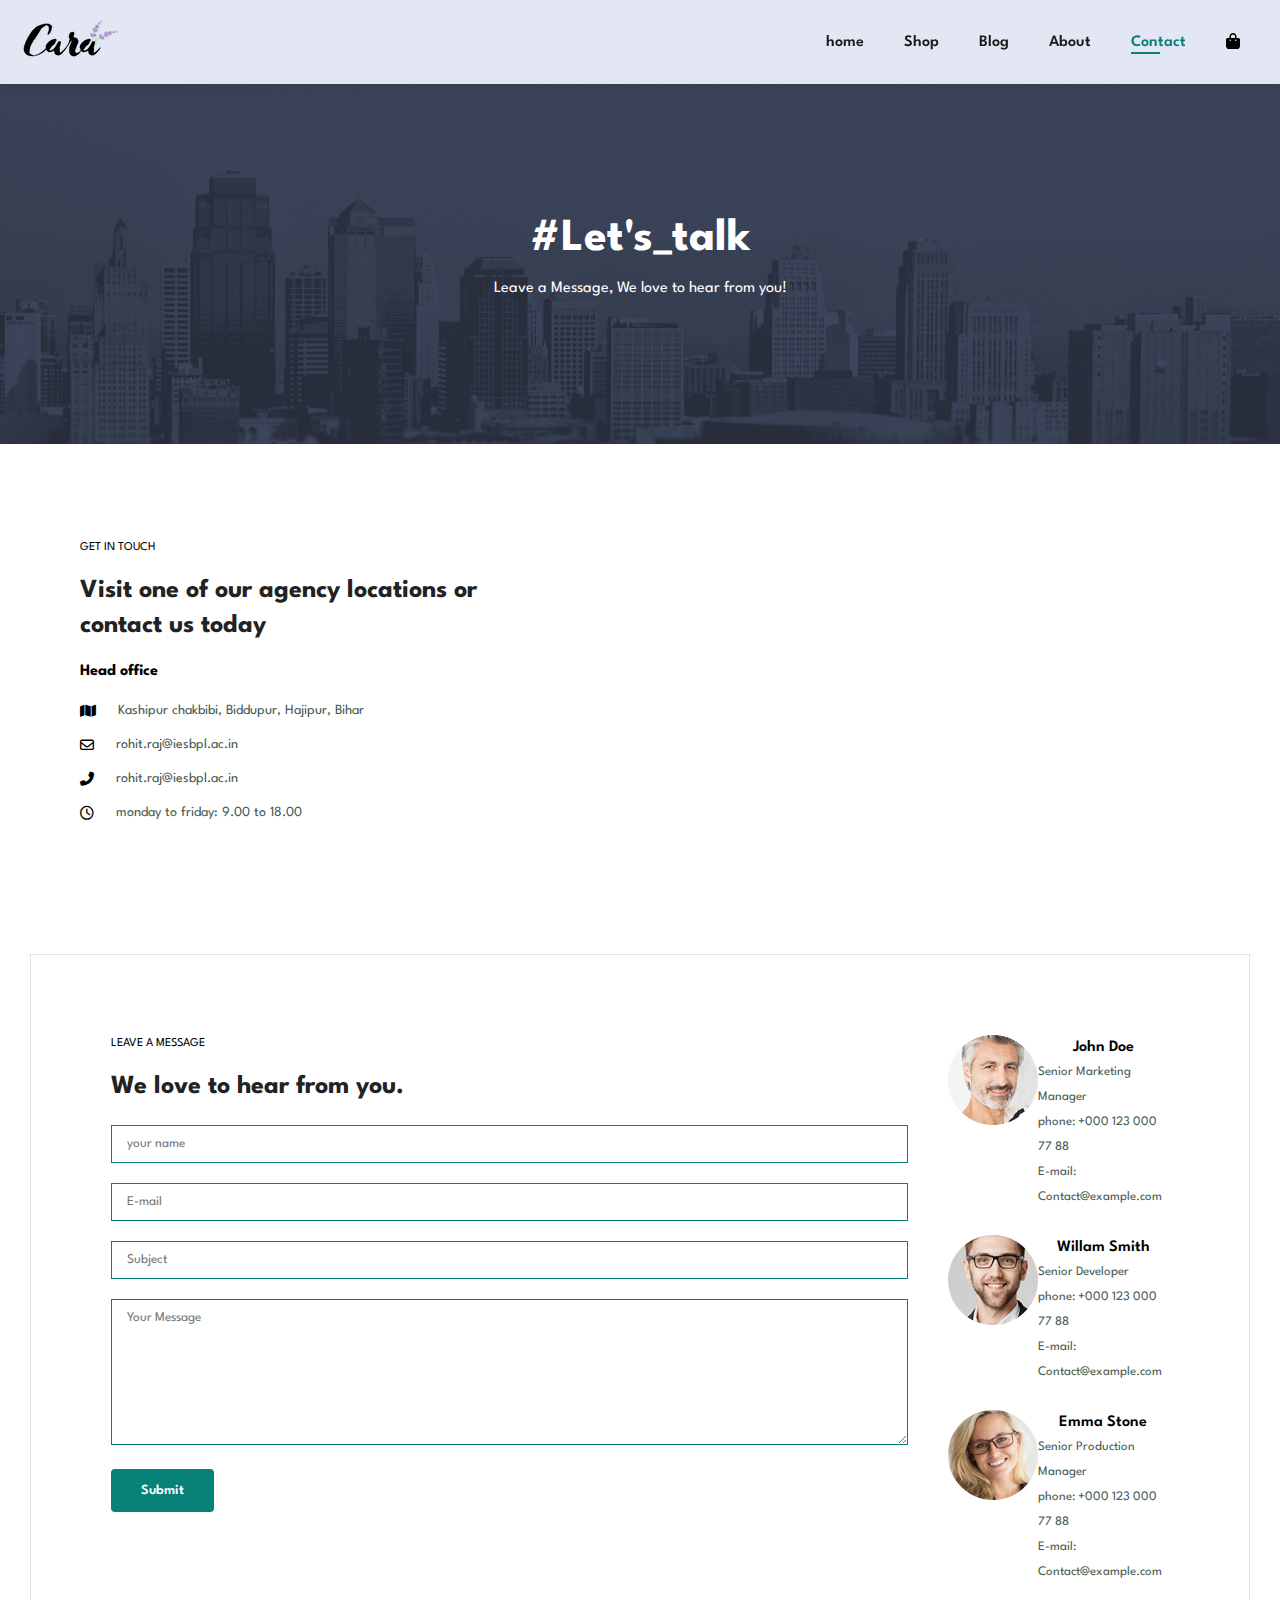
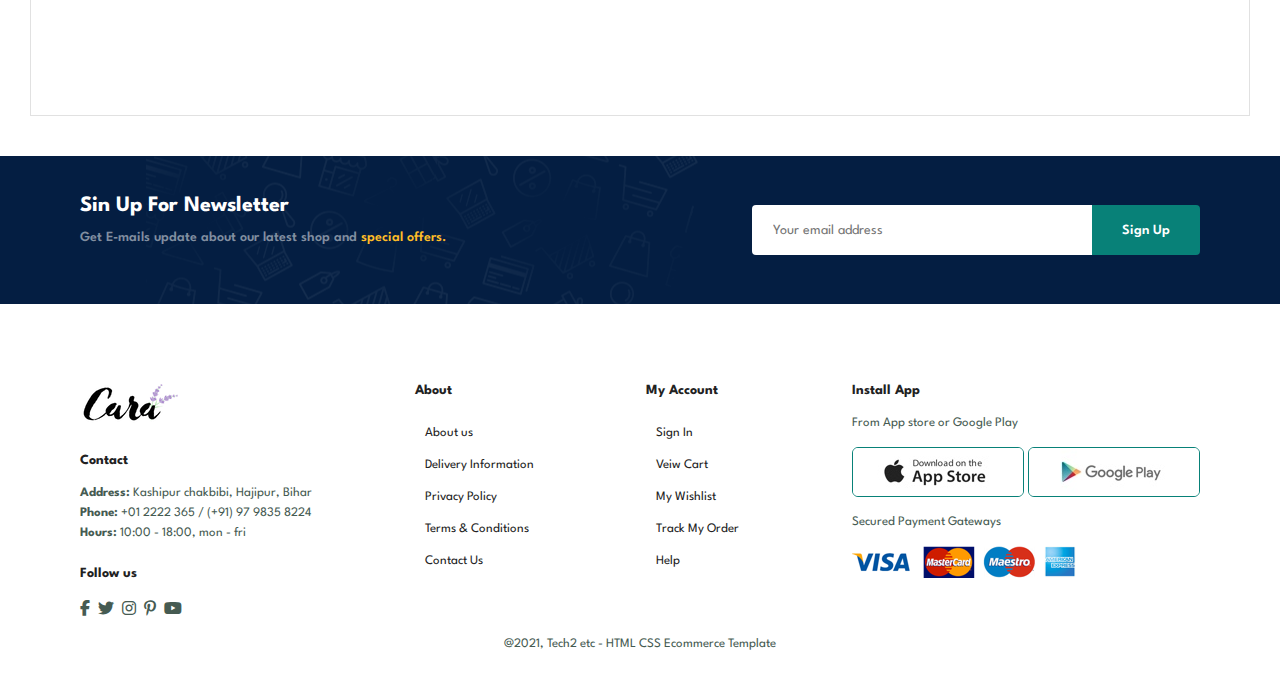
<file: contact.html>
<!DOCTYPE html>
<html lang="en">
<head>
    <meta charset="UTF-8">
    <meta name="viewport" content="width=device-width, initial-scale=1.0">
    <title>Blog - E-commerse</title>
    <link rel="stylesheet" href="https://cdnjs.cloudflare.com/ajax/libs/font-awesome/6.7.2/css/all.min.css" />
    <link rel="stylesheet" href="style.css">
</head>
<body>
    
    <section class="header">
        <a href="index.html"><img src="img/logo.png" class="logo" alt=""></a>
        <div>
            <ul id="navbar">
                <li><a href="index.html">home</a></li>
                <li><a href="shop.html">Shop</a></li>
                <li><a href="blog.html">Blog</a></li>
                <li><a href="about.html">About</a></li>
                <li><a class="active"href="contact.html">Contact</a></li>
                <li id="lg-bag"><a href="cart.html" style="color: black;"><i class="fa-solid fa-bag-shopping"></i></a></li>
                <a href="#" id="close"><i class="fa-solid fa-xmark"></i></a>
            </ul>
        </div>
        <div id="mobile">
            <a href="cart.html" style="color: black;"><i class="fa-solid fa-bag-shopping"></i></a>
            <i id="bar" class="fas fa-outdent"></i>
        </div>
    </section>
    
    <section id="page-header" class="about-header">
        <h2>#Let's_talk</h2>
        <p>Leave a Message, We love to hear from you!</p>
    </section>

    <section id="contact-details" class="section-p1">
        <div class="details">
            <span>GET IN TOUCH</span>
            <h2>Visit one of our agency locations or contact us today</h2>
            <h3>Head office</h3>
            <div>
                <li>
                    <i class="fas fa-map"></i>
                    <p>Kashipur chakbibi, Biddupur, Hajipur, Bihar</p>
                </li>
                <li>
                    <i class="far fa-envelope"></i>
                    <p>rohit.raj@iesbpl.ac.in</p>
                </li>
                <li>
                    <i class="fas fa-phone-alt"></i>
                    <p>rohit.raj@iesbpl.ac.in</p>
                </li>
                <li>
                    <i class="far fa-clock"></i>
                    <p>monday to friday: 9.00 to 18.00</p>
                </li>
            </div>
        </div>

        <div class="map">
           <iframe src="https://www.google.com/maps/embed?pb=!1m18!1m12!1m3!1d28764.00918789344!2d85.
           19952963535758!3d25.68782630346629!2m3!1f0!2f0!3f0!3m2!1i1024!2i768!4f13.1!3m3!1m2!1s0x39ed5c1f0e3e9d01%3A0x34ac550b84f13ad3!
           2sHajipur%2C%20Bihar!5e0!3m2!1sen!2sin!4v1751584649203!5m2!1sen!2sin" 
           width="600" height="450" style="border:0;" allowfullscreen="" loading="lazy" 
           referrerpolicy="no-referrer-when-downgrade"></iframe>
        </div>

    </section>

    <section id="form-details">
        <form action="">
            <span>LEAVE A MESSAGE</span>
            <h2>We love to hear from you.</h2>
            <input type="text" placeholder="your name">
            <input type="text" placeholder="E-mail">
            <input type="text" placeholder="Subject">
            <textarea name="" id="" cols="30" rows="10" placeholder="Your Message"></textarea>
            <button class="normal">Submit</button>
        </form>
    
        <div class="people-container">
        <div class="people">
            <img src="img/people/1.png" alt="">
            <p><span>John Doe</span> Senior Marketing Manager <br> phone: +000 123 000 77 88 <br>
            E-mail: Contact@example.com</p>

        </div>
        <div class="people">
            <img src="img/people/2.png" alt="">
            <p><span>Willam Smith</span> Senior Developer <br> phone: +000 123 000 77 88 <br>
            E-mail: Contact@example.com</p>
            
        </div>
        <div class="people">
            <img src="img/people/3.png" alt="">
            <p><span>Emma Stone</span> Senior Production Manager <br> phone: +000 123 000 77 88 <br>
            E-mail: Contact@example.com</p>
            
        </div>
        </div>
    
    </section>

    

     <section id="newsletter" class="section-p1 section-m1">
      <div class="newstext">
         <h4>Sin Up For Newsletter</h4>
         <p>Get E-mails update about our latest shop and <span>special offers.</span></p>
      </div>
      <div class="form">
        <input type="text" placeholder="Your email address">
        <button class="normal">Sign Up</button>
      </div>
    </section>

    <footer class="section-p1">
        <div class="col">
            <img class="logo" src="img/logo.png" alt="">
            <h4>Contact</h4>
            <p><strong>Address: </strong> Kashipur chakbibi, Hajipur, Bihar</p>
            <p><strong>Phone: </strong> +01 2222 365 / (+91) 97 9835 8224</p>
            <p><strong>Hours: </strong> 10:00 - 18:00, mon - fri</p>
            <div class="follow">
                <h4>Follow us</h4>
                <div class="icon">
                    <i class="fab fa-facebook-f"></i>
                    <i class="fab fa-twitter"></i>
                    <i class="fab fa-instagram"></i>
                    <i class="fab fa-pinterest-p"></i>
                    <i class="fab fa-youtube"></i>
                </div>
            </div>
        </div>
        <div class="col">
            <h4>About</h4>
            <a href="#">About us</a>
            <a href="#">Delivery Information</a>
            <a href="#">Privacy Policy</a>
            <a href="#">Terms & Conditions</a>
            <a href="#">Contact Us</a>
        </div>
        <div class="col">
            <h4>My Account</h4>
            <a href="#">Sign In</a>
            <a href="#">Veiw Cart</a>
            <a href="#">My Wishlist</a>
            <a href="#">Track My Order</a>
            <a href="#">Help</a>
        </div>
        <div class="col install">
            <h4>Install App</h4>
            <p>From App store or Google Play</p>
            <div class="row">
                <img src="img/pay/app.jpg" alt="">
                <img src="img/pay/play.jpg" alt="">
            </div>
            <p>Secured Payment Gateways</p>
            <img src="img/pay/pay.png" alt="">
        </div>
        <div class="copyright">
            <p>@2021, Tech2 etc - HTML CSS Ecommerce Template</p>
        </div>
    </footer>
    <script src="script.js"></script>
</body>
</html>
</file>
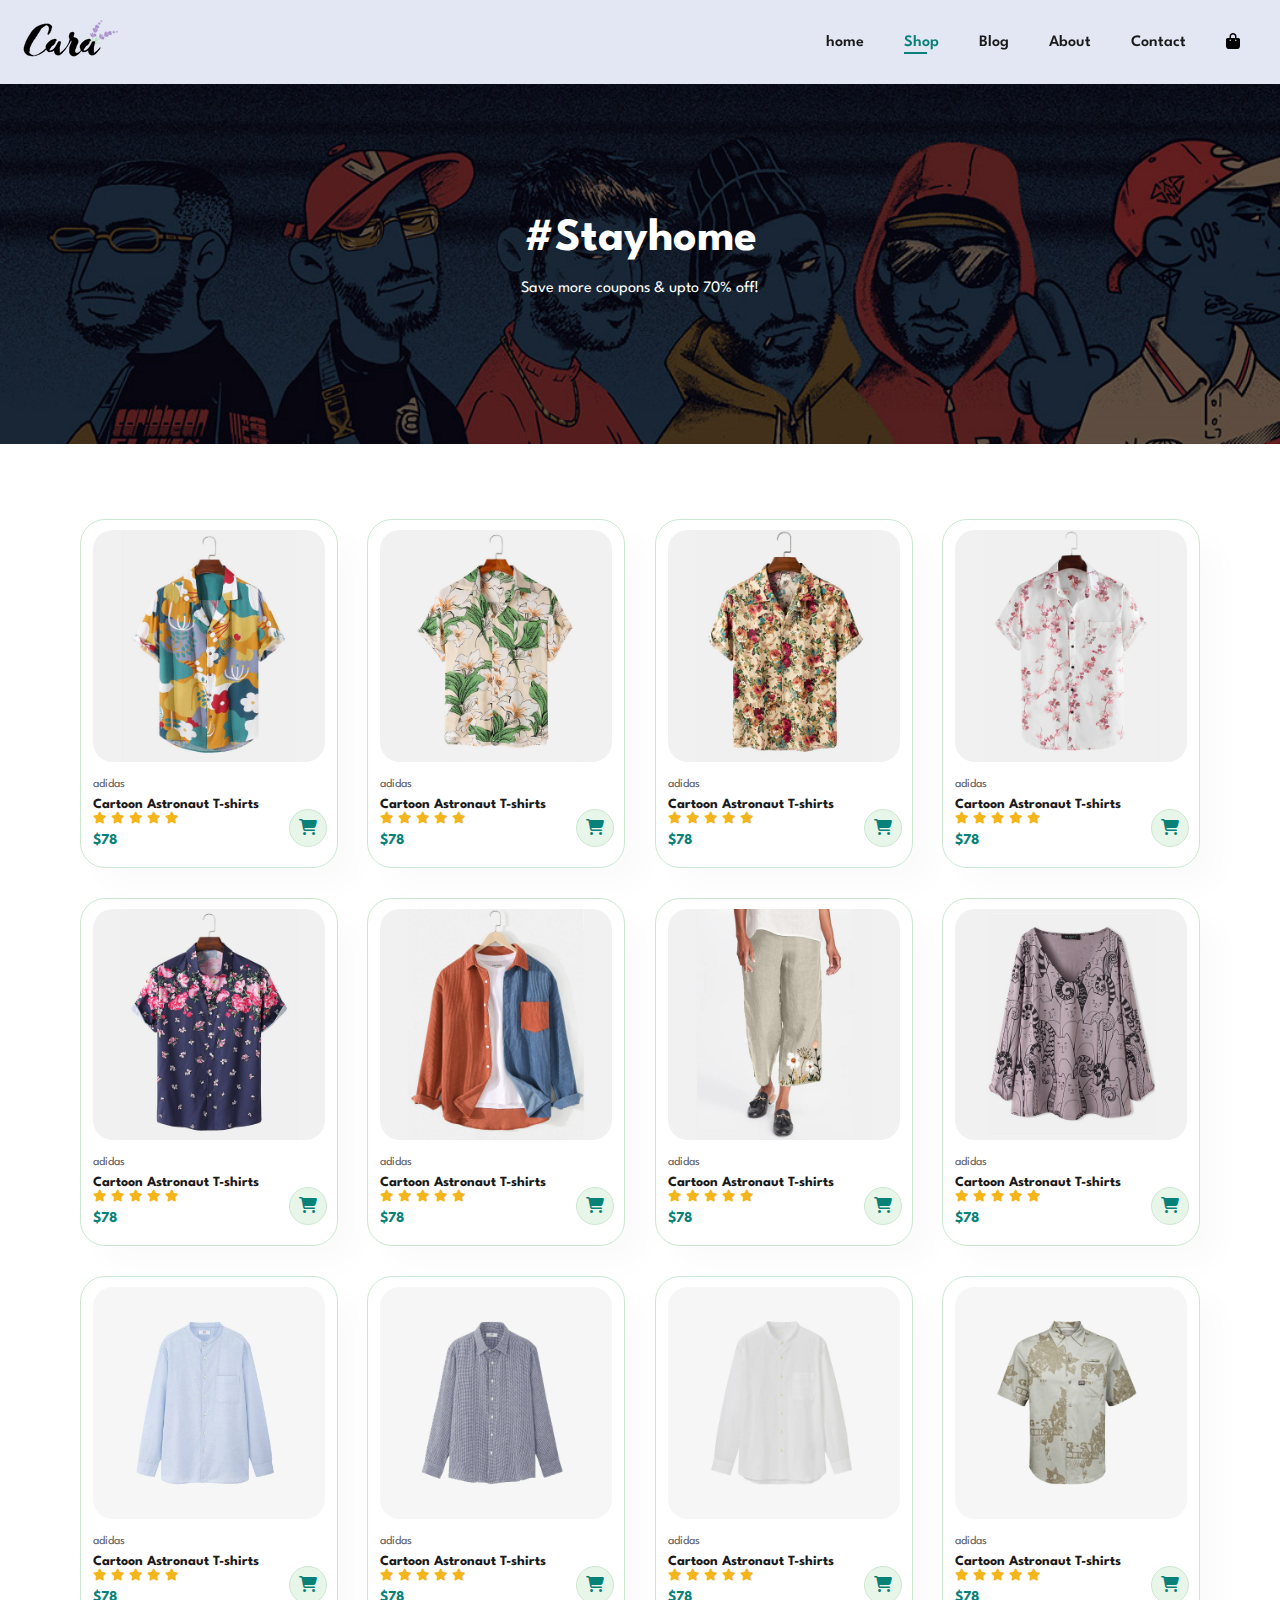
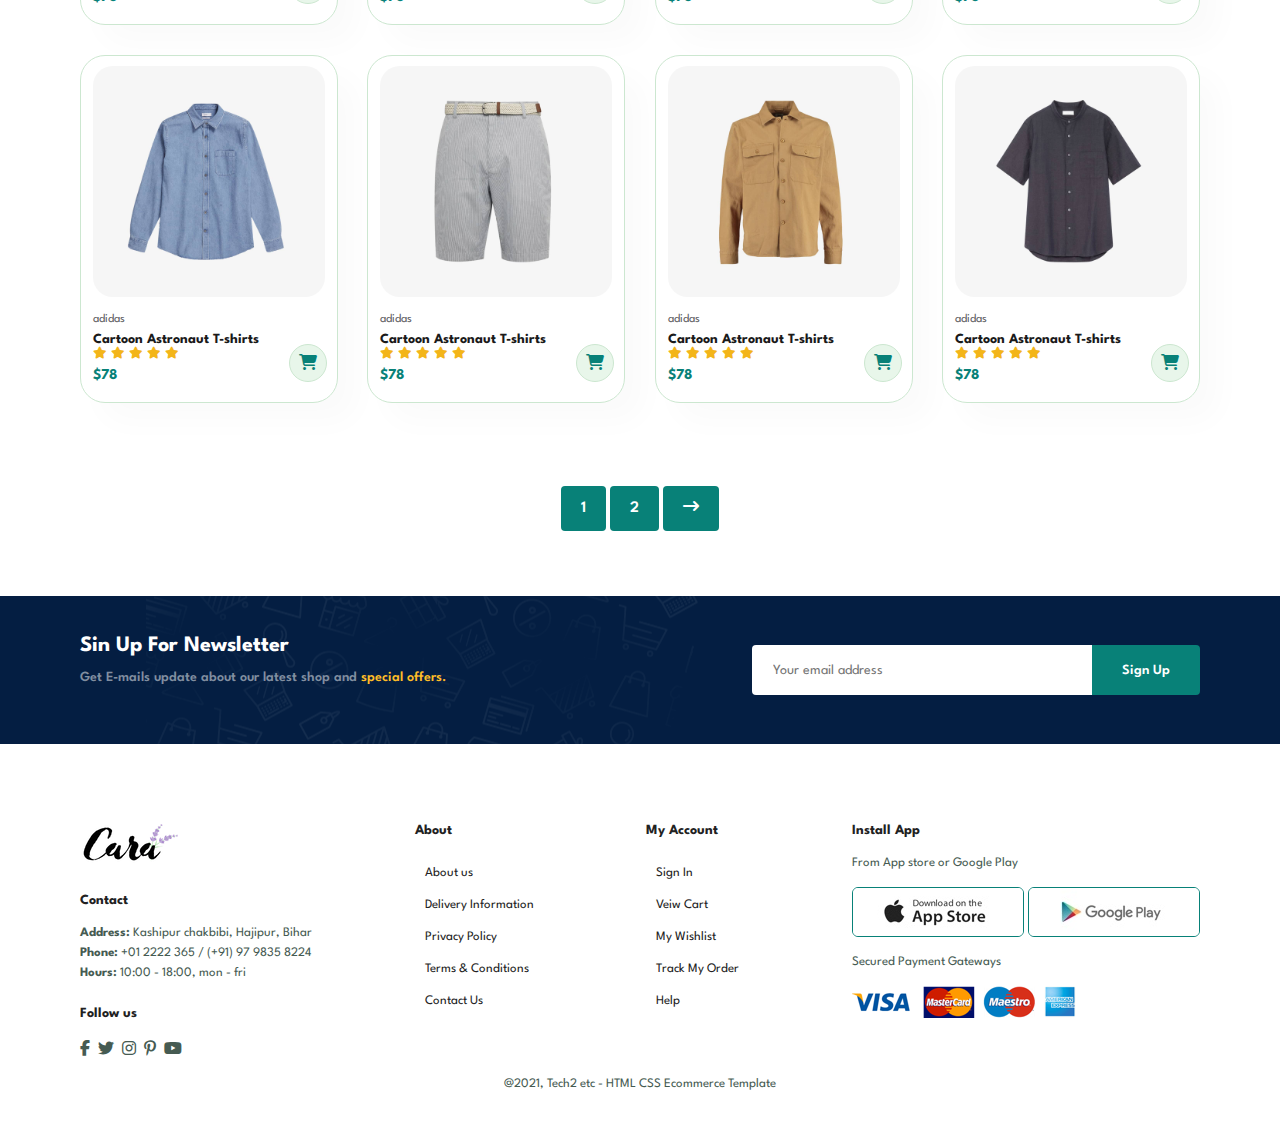
<file: shop.html>
<!DOCTYPE html>
<html lang="en">
<head>
    <meta charset="UTF-8">
    <meta name="viewport" content="width=device-width, initial-scale=1.0">
    <title>E-commerse</title>
    <link rel="stylesheet" href="https://cdnjs.cloudflare.com/ajax/libs/font-awesome/6.7.2/css/all.min.css" />
    <link rel="stylesheet" href="style.css">
</head>
<body>
    <section class="header">
    <a href="#"><img src="img/logo.png" class="logo" alt=""></a>
     <div>
       <ul id="navbar">
        <li><a href="index.html">home</a></li>
        <li><a class="active" href="shop.html">Shop</a></li>
        <li><a href="blog.html">Blog</a></li>
        <li><a href="about.html">About</a></li>
        <li><a href="contact.html">Contact</a></li>
        <li id="lg-bag"><a href="cart.html" style="color: black;"><i class="fa-solid fa-bag-shopping"></a></i></li>
        <a href="#" id="close"><i class="fa-solid fa-xmark"></i></a>
        </ul>
     </div>
       <div id="mobile">
          <a href="cart.html" style="color: black;"><i class="fa-solid fa-bag-shopping"></a></i>
           <i id="bar" class="fas fa-outdent"></i>
        </div>
    </section>

    <section id="page-header">
    
    <h2>#Stayhome</h2>
    <p>Save more coupons & upto 70% off!</p>
    
    </section>

    <section id="products-1" class="section-p1">
     
     <div class="pro-container">
        <div class="pro" onclick="window.location.href='sproduct.html';">
           <img src="img/products/f1.jpg" alt="">
           <div class="des">
            <span>adidas</span>
            <h5>Cartoon Astronaut T-shirts</h5>
            <div class="star">
                <i class="fas fa-star"></i>
                <i class="fas fa-star"></i>
                <i class="fas fa-star"></i>
                <i class="fas fa-star"></i>
                <i class="fas fa-star"></i>
            </div>
            <h4>$78</h4>
           </div>
           <a href="#" class="cart"><i class="fa-solid fa-cart-shopping"></i></a>
        </div>
        <div class="pro">
           <img src="img/products/f2.jpg" alt="">
           <div class="des">
            <span>adidas</span>
            <h5>Cartoon Astronaut T-shirts</h5>
            <div class="star">
                <i class="fas fa-star"></i>
                <i class="fas fa-star"></i>
                <i class="fas fa-star"></i>
                <i class="fas fa-star"></i>
                <i class="fas fa-star"></i>
            </div>
            <h4>$78</h4>
           </div>
           <a href="#" class="cart"><i class="fa-solid fa-cart-shopping"></i></a>
        </div>
        <div class="pro">
           <img src="img/products/f3.jpg" alt="">
           <div class="des">
            <span>adidas</span>
            <h5>Cartoon Astronaut T-shirts</h5>
            <div class="star">
                <i class="fas fa-star"></i>
                <i class="fas fa-star"></i>
                <i class="fas fa-star"></i>
                <i class="fas fa-star"></i>
                <i class="fas fa-star"></i>
            </div>
            <h4>$78</h4>
           </div>
           <a href="#" class="cart"><i class="fa-solid fa-cart-shopping"></i></a>
        </div>
        <div class="pro">
           <img src="img/products/f4.jpg" alt="">
           <div class="des">
            <span>adidas</span>
            <h5>Cartoon Astronaut T-shirts</h5>
            <div class="star">
                <i class="fas fa-star"></i>
                <i class="fas fa-star"></i>
                <i class="fas fa-star"></i>
                <i class="fas fa-star"></i>
                <i class="fas fa-star"></i>
            </div>
            <h4>$78</h4>
           </div>
           <a href="#" class="cart"><i class="fa-solid fa-cart-shopping"></i></a>
        </div>
        <div class="pro">
           <img src="img/products/f5.jpg" alt="">
           <div class="des">
            <span>adidas</span>
            <h5>Cartoon Astronaut T-shirts</h5>
            <div class="star">
                <i class="fas fa-star"></i>
                <i class="fas fa-star"></i>
                <i class="fas fa-star"></i>
                <i class="fas fa-star"></i>
                <i class="fas fa-star"></i>
            </div>
            <h4>$78</h4>
           </div>
           <a href="#" class="cart"><i class="fa-solid fa-cart-shopping"></i></a>
        </div>
        <div class="pro">
           <img src="img/products/f6.jpg" alt="">
           <div class="des">
            <span>adidas</span>
            <h5>Cartoon Astronaut T-shirts</h5>
            <div class="star">
                <i class="fas fa-star"></i>
                <i class="fas fa-star"></i>
                <i class="fas fa-star"></i>
                <i class="fas fa-star"></i>
                <i class="fas fa-star"></i>
            </div>
            <h4>$78</h4>
           </div>
           <a href="#" class="cart"><i class="fa-solid fa-cart-shopping"></i></a>
        </div>
        <div class="pro">
           <img src="img/products/f7.jpg" alt="">
           <div class="des">
            <span>adidas</span>
            <h5>Cartoon Astronaut T-shirts</h5>
            <div class="star">
                <i class="fas fa-star"></i>
                <i class="fas fa-star"></i>
                <i class="fas fa-star"></i>
                <i class="fas fa-star"></i>
                <i class="fas fa-star"></i>
            </div>
            <h4>$78</h4>
           </div>
           <a href="#" class="cart"><i class="fa-solid fa-cart-shopping"></i></a>
        </div>
        <div class="pro">
           <img src="img/products/f8.jpg" alt="">
           <div class="des">
            <span>adidas</span>
            <h5>Cartoon Astronaut T-shirts</h5>
            <div class="star">
                <i class="fas fa-star"></i>
                <i class="fas fa-star"></i>
                <i class="fas fa-star"></i>
                <i class="fas fa-star"></i>
                <i class="fas fa-star"></i>
            </div>
            <h4>$78</h4>
           </div>
           <a href="#" class="cart"><i class="fa-solid fa-cart-shopping"></i></a>
        </div>
     
        <div class="pro">
           <img src="img/products/n1.jpg" alt="">
           <div class="des">
            <span>adidas</span>
            <h5>Cartoon Astronaut T-shirts</h5>
            <div class="star">
                <i class="fas fa-star"></i>
                <i class="fas fa-star"></i>
                <i class="fas fa-star"></i>
                <i class="fas fa-star"></i>
                <i class="fas fa-star"></i>
            </div>
            <h4>$78</h4>
           </div>
           <a href="#" class="cart"><i class="fa-solid fa-cart-shopping"></i></a>
        </div>
        <div class="pro">
           <img src="img/products/n2.jpg" alt="">
           <div class="des">
            <span>adidas</span>
            <h5>Cartoon Astronaut T-shirts</h5>
            <div class="star">
                <i class="fas fa-star"></i>
                <i class="fas fa-star"></i>
                <i class="fas fa-star"></i>
                <i class="fas fa-star"></i>
                <i class="fas fa-star"></i>
            </div>
            <h4>$78</h4>
           </div>
           <a href="#" class="cart"><i class="fa-solid fa-cart-shopping"></i></a>
        </div>
        <div class="pro">
           <img src="img/products/n3.jpg" alt="">
           <div class="des">
            <span>adidas</span>
            <h5>Cartoon Astronaut T-shirts</h5>
            <div class="star">
                <i class="fas fa-star"></i>
                <i class="fas fa-star"></i>
                <i class="fas fa-star"></i>
                <i class="fas fa-star"></i>
                <i class="fas fa-star"></i>
            </div>
            <h4>$78</h4>
           </div>
           <a href="#" class="cart"><i class="fa-solid fa-cart-shopping"></i></a>
        </div>
        <div class="pro">
           <img src="img/products/n4.jpg" alt="">
           <div class="des">
            <span>adidas</span>
            <h5>Cartoon Astronaut T-shirts</h5>
            <div class="star">
                <i class="fas fa-star"></i>
                <i class="fas fa-star"></i>
                <i class="fas fa-star"></i>
                <i class="fas fa-star"></i>
                <i class="fas fa-star"></i>
            </div>
            <h4>$78</h4>
           </div>
           <a href="#" class="cart"><i class="fa-solid fa-cart-shopping"></i></a>
        </div>
        <div class="pro">
           <img src="img/products/n5.jpg" alt="">
           <div class="des">
            <span>adidas</span>
            <h5>Cartoon Astronaut T-shirts</h5>
            <div class="star">
                <i class="fas fa-star"></i>
                <i class="fas fa-star"></i>
                <i class="fas fa-star"></i>
                <i class="fas fa-star"></i>
                <i class="fas fa-star"></i>
            </div>
            <h4>$78</h4>
           </div>
           <a href="#" class="cart"><i class="fa-solid fa-cart-shopping"></i></a>
        </div>
        <div class="pro">
           <img src="img/products/n6.jpg" alt="">
           <div class="des">
            <span>adidas</span>
            <h5>Cartoon Astronaut T-shirts</h5>
            <div class="star">
                <i class="fas fa-star"></i>
                <i class="fas fa-star"></i>
                <i class="fas fa-star"></i>
                <i class="fas fa-star"></i>
                <i class="fas fa-star"></i>
            </div>
            <h4>$78</h4>
           </div>
           <a href="#" class="cart"><i class="fa-solid fa-cart-shopping"></i></a>
        </div>
        <div class="pro">
           <img src="img/products/n7.jpg" alt="">
           <div class="des">
            <span>adidas</span>
            <h5>Cartoon Astronaut T-shirts</h5>
            <div class="star">
                <i class="fas fa-star"></i>
                <i class="fas fa-star"></i>
                <i class="fas fa-star"></i>
                <i class="fas fa-star"></i>
                <i class="fas fa-star"></i>
            </div>
            <h4>$78</h4>
           </div>
           <a href="#" class="cart"><i class="fa-solid fa-cart-shopping"></i></a>
        </div>
        <div class="pro">
           <img src="img/products/n8.jpg" alt="">
           <div class="des">
            <span>adidas</span>
            <h5>Cartoon Astronaut T-shirts</h5>
            <div class="star">
                <i class="fas fa-star"></i>
                <i class="fas fa-star"></i>
                <i class="fas fa-star"></i>
                <i class="fas fa-star"></i>
                <i class="fas fa-star"></i>
            </div>
            <h4>$78</h4>
           </div>
           <a href="#" class="cart"><i class="fa-solid fa-cart-shopping"></i></a>
        </div>
     </div>
    </section>

    <section id="pagination" class="section-p1">
      <a href="#">1</a>
      <a href="#">2</a>
      <a href="#"><i class="fas fa-arrow-right-long"></i></a>

    </section> 
 

    <section id="newsletter" class="section-p1 section-m1">
      <div class="newstext">
         <h4>Sin Up For Newsletter</h4>
         <p>Get E-mails update about our latest shop and <span>special offers.</span></p>
      </div>
      <div class="form">
        <input type="text" placeholder="Your email address">
        <button class="normal">Sign Up</button>
      </div>
    </section>

    <footer class="section-p1">
       <div class="col">
           <img class="logo" src="img/logo.png" alt="">
           <h4>Contact</h4>
           <p><strong>Address: </strong> Kashipur chakbibi, Hajipur, Bihar</p>
           <p><strong>Phone: </strong> +01 2222 365 / (+91) 97 9835 8224</p>
           <p><strong>Hours: </strong> 10:00 - 18:00, mon - fri</p>
        <div class="follow">
            <h4>Follow us</h4>
            <div class="icon">
                <i class="fab fa-facebook-f"></i>
                <i class="fab fa-twitter"></i>
                <i class="fab fa-instagram"></i>
                <i class="fab fa-pinterest-p"></i>
                <i class="fab fa-youtube"></i>
            </div>
        </div>
       </div>
       <div class="col">
        <h4>About</h4>
        <a href="#">About us</a>
        <a href="#">Delivery Information</a>
        <a href="#">Privacy Policy</a>
        <a href="#">Terms & Conditions</a>
        <a href="#">Contact Us</a>
       </div>
       <div class="col">
        <h4>My Account</h4>
        <a href="#">Sign In</a>
        <a href="#">Veiw Cart</a>
        <a href="#">My Wishlist</a>
        <a href="#">Track My Order</a>
        <a href="#">Help</a>
       </div>
       <div class="col install">
        <h4>Install App</h4>
        <p>From App store or Google Play</p>
        <div class="row">
           <img src="img/pay/app.jpg" alt="">
           <img src="img/pay/play.jpg" alt="">

        </div>
        <p>Secured Payment Gateways</p>
        <img src="img/pay/pay.png" alt="">
       </div>

       <div class="copyright">
        <p>@2021, Tech2 etc - HTML CSS Ecommerce Template</p>
       </div>
    </footer>


    <script src="script.js"></script>

</body>
</html>
</file>
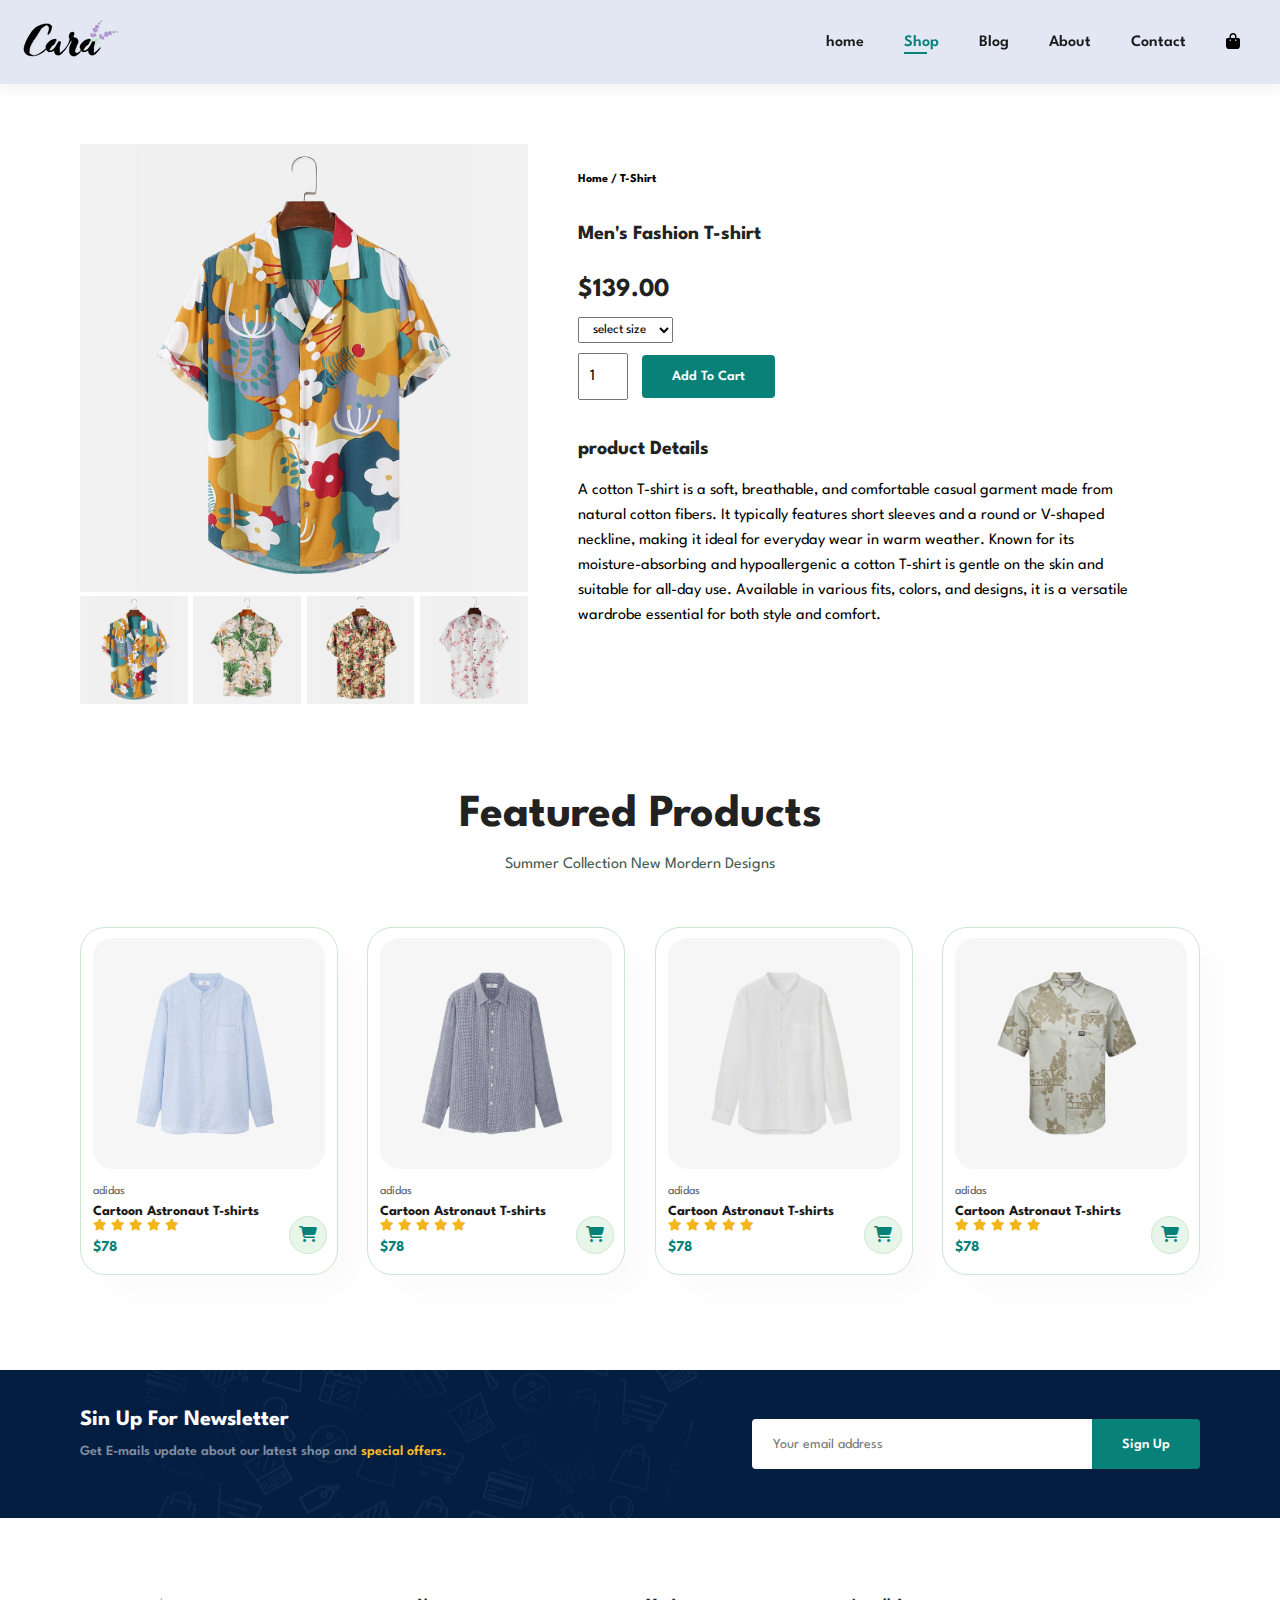
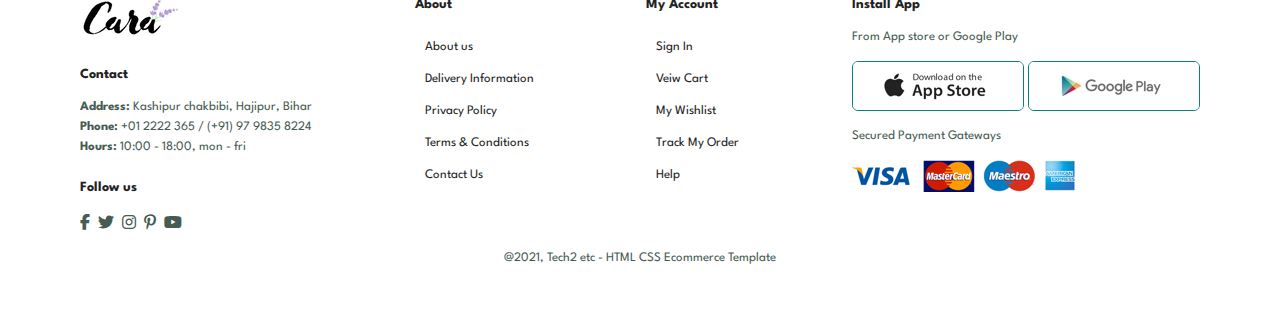
<file: sproduct.html>
<!DOCTYPE html>
<html lang="en">
<head>
    <meta charset="UTF-8">
    <meta name="viewport" content="width=device-width, initial-scale=1.0">
    <title>E-commerse</title>
    <link rel="stylesheet" href="https://cdnjs.cloudflare.com/ajax/libs/font-awesome/6.7.2/css/all.min.css" />
    <link rel="stylesheet" href="style.css">
</head>
<body>
    <section class="header">
    <a href="#"><img src="img/logo.png" class="logo" alt=""></a>
     <div>
       <ul id="navbar">
        <li><a href="index.html">home</a></li>
        <li><a class="active" href="shop.html">Shop</a></li>
        <li><a href="blog.html">Blog</a></li>
        <li><a href="about.html">About</a></li>
        <li><a href="contact.html">Contact</a></li>
        <li id="lg-bag"><a href="cart.html" style="color: black;"><i class="fa-solid fa-bag-shopping"></a></i></li>
        <a href="#" id="close"><i class="fa-solid fa-xmark"></i></a>
        </ul>
     </div>
       <div id="mobile">
          <a href="cart.html" style="color: black;"><i class="fa-solid fa-bag-shopping"></a></i>
           <i id="bar" class="fas fa-outdent"></i>
        </div>
    </section>

    <sectin id="prodetails" class="section-p1">
        <div class="single-pro-image">
  <img src="img/products/f1.jpg" width="100%" id="MainImg" alt="">

  <div class="small-img-group">
    <div class="small-img-col">
      <img src="img/products/f1.jpg" width="100%" class="small-img" alt="">
    </div>
    <div class="small-img-col">
      <img src="img/products/f2.jpg" width="100%" class="small-img" alt="">
    </div>
    <div class="small-img-col">
      <img src="img/products/f3.jpg" width="100%" class="small-img" alt="">
    </div>
    <div class="small-img-col">
      <img src="img/products/f4.jpg" width="100%" class="small-img" alt="">
    </div>
  </div>
</div>
        <div class="single-pro-details">
            <h6>Home / T-Shirt</h6>
            <h4>Men's Fashion T-shirt</h4>
            <h2>$139.00</h2>
            <select>
                <option>select size</option>
                <option>XXL</option>
                <option>XL</option>
                <option>L</option>
                <option>M</option>
            </select>
        <input type="number" value="1">
        <button class="normal">Add To Cart</button>
        <h4>product Details</h4>
        <span>A cotton T-shirt is a soft, breathable, and comfortable casual garment made from natural 
            cotton fibers. It typically features short sleeves and a round or V-shaped neckline, making 
            it ideal for everyday wear in warm weather. Known for its moisture-absorbing and hypoallergenic 
             a cotton T-shirt is gentle on the skin and suitable for all-day use. Available in 
            various fits, colors, and designs, it is a versatile wardrobe essential for both style and 
            comfort.</span>
        </div>

    </sectin>
    
    <section id="products-1" class="section-p1">
     <h2>Featured Products</h2>
     <p>Summer Collection  New Mordern Designs</p>
     <div class="pro-container">
        <div class="pro">
           <img src="img/products/n1.jpg" alt="">
           <div class="des">
            <span>adidas</span>
            <h5>Cartoon Astronaut T-shirts</h5>
            <div class="star">
                <i class="fas fa-star"></i>
                <i class="fas fa-star"></i>
                <i class="fas fa-star"></i>
                <i class="fas fa-star"></i>
                <i class="fas fa-star"></i>
            </div>
            <h4>$78</h4>
           </div>
           <a href="#" class="cart"><i class="fa-solid fa-cart-shopping"></i></a>
        </div>
        <div class="pro">
           <img src="img/products/n2.jpg" alt="">
           <div class="des">
            <span>adidas</span>
            <h5>Cartoon Astronaut T-shirts</h5>
            <div class="star">
                <i class="fas fa-star"></i>
                <i class="fas fa-star"></i>
                <i class="fas fa-star"></i>
                <i class="fas fa-star"></i>
                <i class="fas fa-star"></i>
            </div>
            <h4>$78</h4>
           </div>
           <a href="#" class="cart"><i class="fa-solid fa-cart-shopping"></i></a>
        </div>
        <div class="pro">
           <img src="img/products/n3.jpg" alt="">
           <div class="des">
            <span>adidas</span>
            <h5>Cartoon Astronaut T-shirts</h5>
            <div class="star">
                <i class="fas fa-star"></i>
                <i class="fas fa-star"></i>
                <i class="fas fa-star"></i>
                <i class="fas fa-star"></i>
                <i class="fas fa-star"></i>
            </div>
            <h4>$78</h4>
           </div>
           <a href="#" class="cart"><i class="fa-solid fa-cart-shopping"></i></a>
        </div>
        <div class="pro">
           <img src="img/products/n4.jpg" alt="">
           <div class="des">
            <span>adidas</span>
            <h5>Cartoon Astronaut T-shirts</h5>
            <div class="star">
                <i class="fas fa-star"></i>
                <i class="fas fa-star"></i>
                <i class="fas fa-star"></i>
                <i class="fas fa-star"></i>
                <i class="fas fa-star"></i>
            </div>
            <h4>$78</h4>
           </div>
           <a href="#" class="cart"><i class="fa-solid fa-cart-shopping"></i></a>
        </div>
     </div>
    </section>

    

    <section id="newsletter" class="section-p1 section-m1">
      <div class="newstext">
         <h4>Sin Up For Newsletter</h4>
         <p>Get E-mails update about our latest shop and <span>special offers.</span></p>
      </div>
      <div class="form">
        <input type="text" placeholder="Your email address">
        <button class="normal">Sign Up</button>
      </div>
    </section>

    <footer class="section-p1">
       <div class="col">
           <img class="logo" src="img/logo.png" alt="">
           <h4>Contact</h4>
           <p><strong>Address: </strong> Kashipur chakbibi, Hajipur, Bihar</p>
           <p><strong>Phone: </strong> +01 2222 365 / (+91) 97 9835 8224</p>
           <p><strong>Hours: </strong> 10:00 - 18:00, mon - fri</p>
        <div class="follow">
            <h4>Follow us</h4>
            <div class="icon">
                <i class="fab fa-facebook-f"></i>
                <i class="fab fa-twitter"></i>
                <i class="fab fa-instagram"></i>
                <i class="fab fa-pinterest-p"></i>
                <i class="fab fa-youtube"></i>
            </div>
        </div>
       </div>
       <div class="col">
        <h4>About</h4>
        <a href="#">About us</a>
        <a href="#">Delivery Information</a>
        <a href="#">Privacy Policy</a>
        <a href="#">Terms & Conditions</a>
        <a href="#">Contact Us</a>
       </div>
       <div class="col">
        <h4>My Account</h4>
        <a href="#">Sign In</a>
        <a href="#">Veiw Cart</a>
        <a href="#">My Wishlist</a>
        <a href="#">Track My Order</a>
        <a href="#">Help</a>
       </div>
       <div class="col install">
        <h4>Install App</h4>
        <p>From App store or Google Play</p>
        <div class="row">
           <img src="img/pay/app.jpg" alt="">
           <img src="img/pay/play.jpg" alt="">

        </div>
        <p>Secured Payment Gateways</p>
        <img src="img/pay/pay.png" alt="">
       </div>

       <div class="copyright">
        <p>@2021, Tech2 etc - HTML CSS Ecommerce Template</p>
       </div>
    </footer>


    <script>
        var MainImg=document.getElementById("MainImg");
        var smalling=document.getElementsByClassName("small-img");

        smalling[0].onclick=function(){
            MainImg.src=smalling[0].src;        
        }
        smalling[1].onclick=function(){
            MainImg.src=smalling[1].src;        
        }
        smalling[2].onclick=function(){
            MainImg.src=smalling[2].src;        
        }
        smalling[3].onclick=function(){
            MainImg.src=smalling[3].src;        
        }

    </script>


    <script src="script.js"></script>

</body>
</html>
</file>
<file: style.css>
@import url("https://fonts.googleapis.com/css2?family=Spartan:wght@100;200;300;400;500;600;700;800;900&display=swap");
* {
  margin: 0;
  padding: 0;
  box-sizing: border-box;
  font-family: "Spartan", sans-serif;
}

html {
  scroll-behavior: smooth;
}

/* Global Styles */

h1 {
  font-size: 50px;
  line-height: 64px;
  color: #222;
}

h2 {
  font-size: 46px;
  line-height: 54px;
  color: #222;
}

h4 {
  font-size: 20px;
  color: #222;
}

h6 {
  font-weight: 700;
  font-size: 12px;
}

p {
  font-size: 16px;
  color: #465b52;
  margin: 15px 0 20px 0;
}

.section-p1 {
  padding: 40px 80px;
}

.section-m1 {
  margin: 40px 0;
}
button.normal{
    font-size: 14px;
    font-weight: 600;
    padding: 15px 30px;
    color: #000;
    background-color: #fff;
    border-radius: 4px;
    cursor: pointer;
    border: none;
    outline: none;
    transition: 0.2s;
}
button.white{
    font-size: 13px;
    font-weight: 600;
    padding: 11px 18px;
    color: #fff;
    background-color: transparent;
    cursor: pointer;
    border: 1px solid #fff;
    outline: none;
    transition: 0.2s;
}

body {
  width: 100%;
}

.header{
    display: flex;
    align-items: center;
    justify-content: space-between;
    padding: 20px;
    background: #E3E6F3;
    box-shadow: 0 5px 15px rgb(0,0,0,0.06);
    z-index: 999;
    position: sticky;
    left: 0;
    top: 0;
}
#navbar{
    display: flex;
    align-items: center;
    justify-content: center;
}
#navbar li{
    list-style: none;
    padding: 0 20px;
    position: relative;
}
#navbar li a{
    text-decoration: none;
    font-size: 16px;
    font-weight: 600;
    color: #1a1a1a;
    transition: 0.3s ease;
}
#navbar li a:hover,
#navbar li a.active{
    color: #088178;
}
#navbar li a.active::after,
#navbar li a:hover::after{
    content: "";
    width: 30%;
    height: 2px;
    background: #088178;
    position: absolute;
    bottom: -4px;
    left: 20px;
}
#mobile{
    display: none;
    align-items: center;
}
#close{
    display: none;
}
#hero{
    background-image: url("img/hero4.png");
    height: 90vh;
    width: 100%;
    background-size: cover;
    background-position: top 25% right 0;
    padding: 0 80px;
    display: flex;
    flex-direction: column;
    align-items: flex-start;
    justify-content: center;
}
#hero h4{
    padding-bottom: 15px;
}
#hero h1{
    color: #088178;
}
#hero button{
    background-image: url("img/button.png");
    background-color: transparent;
    color: #088178;
    border: 0;
    padding: 14px 80px 14px 65px;
    background-repeat: no-repeat;
    cursor: pointer;
    font-weight: 700;
    font-size: 15px;
}
#feature{
    display: flex;
    align-items: center;
    justify-content: space-between;
    flex-wrap: wrap;
}
#feature .fe-box{
    width: 180px;
    text-align: center;
    padding: 25px 15px;
    box-shadow: 20px 20px 34px rgb(0,0,0,0.03);
    border: 1px solid #cce7d0;
    border-radius: 4px;
    margin: 15px 0;
}
#feature .fe-box:hover{
   box-shadow: 10px 10px 54px rgb(70,62,221,0.1); 
}
#feature .fe-box img{
    width: 100%;
    margin-bottom: 10px;
}
#feature .fe-box h6{
    display: inline-block;
    padding: 9px 8px 6px 8px;
    line-height: 1;
    border-radius: 4px;
    color: #088178;
    background-color: #fddde4;
}
#feature .fe-box:nth-child(2) h6{
    background-color: #cdebbc;
}
#feature .fe-box:nth-child(3) h6{
    background-color: #d1e8f2;
}
#feature .fe-box:nth-child(4) h6{
    background-color: #cdd4f8;
}
#feature .fe-box:nth-child(5) h6{
    background-color: #f6dbf6;
}
#feature .fe-box:nth-child(6) h6{
    background-color: #fff2e5;
}
#products-1{
    text-align: center;

}
#products-1 .pro-container{
    display: flex;
    justify-content: space-between;
    padding-top: 20px;
    flex-wrap: wrap;
}
#products-1 .pro{
    width: 23%;
    min-width: 250px;
    padding: 10px 12px;
    border: 1px solid #cce7d0;
    border-radius: 25px;
    cursor: pointer;
    box-shadow: 20px 20px 30px rgb(0,0,0,0.02);
    margin: 15px 0;
    transition: 0.2s ease;
    position: relative;
}
#products-1 .pro:hover{
    box-shadow: 20px 20px 30px rgb(0,0,0,0.06);
}
#products-1 .pro img{
    width: 100%;
    border-radius: 20px;
}
#products-1 .pro .des{
    text-align: start;
    padding: 10px 0;
}
#products-1 .pro .des span{
    color: #606063;
    font-size: 12px;

}
#products-1 .pro .des h5{
    padding-top: 7px;
    color: #1a1a1a;
    font-size: 14px;
}
#products-1 .pro .des i{
    font-size: 12px;
    color: rgb(243,181,25);
}
#products-1 .pro .des h4{
    padding-top: 7px;
    font-size: 15px;
    font-weight: 700;
    color: #088178;
}

#products-1 .pro .cart{
    width: 38px;
    height: 38px;
    line-height: 40px;
    border-radius: 50px;
    background-color: #e8f6ea;
    font-weight: 500;
    color: #088178;
    border: 1px solid #cce7d0;
    position: absolute;
    bottom: 20px;
    right: 10px;
} 
#banner{
    display: flex;
    flex-direction: column;
    justify-content: center;
    align-items: center;
    text-align: center;
    background-image: url("img/banner/b2.jpg");
    width: 100%;
    height: 40vh;
    background-size: cover;
    background-position: center;
}
#banner h4{
    color: #fff;
    font-size: 16px;
}
#banner h2{
    color: #fff;
    font-size: 30px;
    padding: 10px 0;
}
#banner h2 span{
    color: #ef3636;
}
#banner button:hover{
    background-color: #088178;
    color: #fff;

}
#sm-banner{
    display: flex;
    justify-content: space-between;
    flex-wrap: wrap;
}
 #sm-banner .banner-box{
    display: flex;
    flex-direction: column;
    justify-content: center;
    align-items: flex-start;
    background-image: url("img/banner/b17.jpg");
    min-width: 580px;
    height: 50vh;
    background-size: cover;
    background-position: center;
    padding: 30px;
}
#sm-banner .banner-box2{
    background-image: url("img/banner/b10.jpg");
}
#sm-banner h4{
    color: #fff;
    font-size: 20px;
    font-weight: 300;
}
#sm-banner h2{
    color: #fff;
    font-size: 28px;
    font-weight: 800;
}
#sm-banner span{
    color: #fff;
    font-size: 14px;
    font-weight: 500;
    padding-bottom: 15px;
}
#sm-banner .banner-box:hover button{
    background: #088178;
    border: 1px solid #088178;
}
#banner3{
    display: flex;
    justify-content: space-between;
    flex-wrap: wrap;
    padding: 0 80px;
}
#banner3 .banner-box{
    display: flex;
    flex-direction: column;
    justify-content: center;
    align-items: flex-start;
    background-image: url("img/banner/b7.jpg");
    min-width: 30%;
    height: 30vh;
    background-size: cover;
    background-position: center;
    padding: 20px;
    margin-bottom: 20px;

}
#banner3 .banner-box2{
    background-image: url("img/banner/b4.jpg");
}
#banner3 .banner-box3{
    background-image: url("img/banner/b18.jpg");
}
#banner3 h2{
    color: #fff;
    font-weight: 900;
    font-size: 22px;
}
#banner3 h3{
    color: #ec544e;
    font-weight: 800 #ec544e;
    font-size: 15px;
}
#newsletter{
    display: flex;
    justify-content: space-between;
    flex-wrap: wrap;
    align-items: center;
    background-image: url("img/banner/b14.png");
    background-repeat: no-repeat;
    background-position: 20% 30%;
    background-color: #041e42;
}
#newsletter h4{
    font-size: 22px;
    font-weight: 700;
    color: #fff;
}
#newsletter p{
    font-size: 14px;
    font-weight: 600;
    color: #818ea0;
}
#newsletter p span{
    color: #ffbd27;
}
#newsletter .form{
    display: flex;
    width: 40%;
}
#newsletter input{
    height: 3.125rem;
    padding: 0 1.25rem;
    font-size: 14px;
    width: 100%;
    border: 1px solid transparent;
    border-radius: 4px;
    outline: none;
    border-top-right-radius: 0;
    border-bottom-right-radius: 0;
}
#newsletter button{
    background-color: #088178;
    color: #fff;
    white-space: nowrap;
    border-top-left-radius: 0;
    border-bottom-left-radius: 0;
}
footer{
    display: flex;
    flex-wrap: wrap;
    justify-content: space-between;
}
footer .col{
    display: flex;
    flex-direction: column;
    align-items: flex-start;
    margin-bottom: 20px;
}
footer .logo{
    margin-bottom: 30px;
}
footer h4{
    font-size: 14px;
    padding-bottom: 20px;
}
footer p{
    font-size: 13px;
    margin: 0 0 8px 0;
}
footer a{
    font-size: 13px;
    text-decoration: none;
    color: #222;
    margin: 10px;
}
footer .follow{
    margin-top: 20px;

}
footer .follow i{
    color: #465b52;
    padding-right: 4px;
    cursor: pointer;
}
footer .install .row img{
    border: 1px solid #088178;
    border-radius: 6px;
}
footer .install img{
    margin: 10px 0 15px 0;
}
footer .follow i:hover,
footer a:hover{
    color: #088178;
}
footer .copyright{
    width: 100%;
    text-align: center;
}
#page-header{
    background-image: url("img/banner/b1.jpg"); 
    width: 100%;
    height: 40vh;
    background-size:  cover;
    display: flex;
    justify-content: center;
    text-align: center;
    flex-direction: column;
    padding: 14px;
}

#page-header h2,
#page-header p{
    color: #fff;

}
#pagination{
    text-align: center;
}
#pagination a{
    text-decoration: none;
    background-color: #088178;
    padding: 15px 20px;
    border-radius: 4px;
    color: #fff;
    font-weight: 600;
}
#pagination a i{
    font-size: 16px;
    font-weight: 600;
}
#prodetails{
    display: flex;
    margin-top: 20px;
}
#prodetails .single-pro-image{
    width: 40%;
    margin-right: 50px;
}
.small-img-group{
    display: flex;
    justify-content: space-between;
}
.small-img-col{
    flex-basis: 24%;
    cursor: pointer;
}
#prodetails .single-pro-details{
    width: 50%;
    padding-top: 30px;
}
#prodetails .single-pro-details h4{
    padding: 40px 0 20px 0;

}
#prodetails .single-pro-details h2{
    font-size: 26px;
}
#prodetails .single-pro-details select{
    display: block;
    padding: 5px 10px;
    margin-bottom: 10px;
}
#prodetails .single-pro-details input{
    width: 50px;
    height: 47px;
    padding-left: 10px;
    font-size: 16px;
    margin-right: 10px;
}
#prodetails .single-pro-details input:focus{
    outline: none;
}
#prodetails .single-pro-details button{
    background-color: #088178;
    color: #fff;
}
#prodetails .single-pro-details span{
    line-height: 25px;

}

#page-header.blog-header{
   background-image: url("img/banner/b19.jpg");
    
}
#blog{
    padding: 150px 150px 0 150px;
}
#blog .blog-box{
    display: flex;
    align-items: center;
    width: 100%;
    position: relative;
    padding-bottom: 90px;
}
#blog .blog-img{
    width: 50%;
    margin-right: 40px;
}
#blog img{
    width: 100%;
    height: 300px;
    object-fit: cover;
}
#blog .blog-details{
    width: 50%;
}
#blog .blog-details a{
    text-decoration: none;
    font-size: 11px;
    color: #000;
    font-weight: 700;
    position: relative;
    transition: 0.3s;
}
#blog .blog-details a::after{
    content: "";
    width: 50px;
    height: 1px;
    background-color: #000;
    position: absolute;
    top: 4px;
    right: -60px;
}
#blog .blog-details a:hover{
    color: #088178;
}
#blog .blog-details a:hover::after{
    background-color: #088178;
}
#blog .blog-box h1{
    position: absolute;
    top: -40px;
    left: 0;
    font-size: 70px;
    font-weight: 700;
    color: #c9cbce;
    z-index: -9;
}
#page-header.about-header{
    background-image: url("img/about/banner.png");

}
#about-head{
    display: flex;
    align-items: center;
}
#about-head img{
    width: 50%;
    height: auto;
}
#about-head div{
    padding-left: 40px;
}
#about-app{
    text-align: center;
}
#about-app .video{
    width: 70%;
    height: 100%;
    margin: 30px auto 0 auto;
}
#about-app .video video{
    width: 100%;
    height: 100%;
    border-radius: 20px;
}
#contact-details{
    display: flex;
    align-items: center;
    justify-content: space-between;
}
#contact-details .details{
    width: 40%;
}
#contact-details .details span,
#form-details form span{
    font-size: 12px;
}
#contact-details .details h2,
#form-details form h2{
    font-size: 26px;
    line-height: 35px;
    padding: 20px 0;
}
#contact-details .details h3{
    font-size: 16px;
    padding-bottom: 15px;
}
#contact-details .details li{
    list-style: none;
    display: flex;
    padding: 10px 0;
}
#contact-details .details li i{
    font-size: 14px;
    padding-right: 22px;
}
#contact-details .details li p{
    margin: 0;
    font-size: 14px;
}
#contact-details .map{
    width: 55%;
    height: 400px;
}
#contact-details .map iframe{
    width: 100%;
    height: 100%;
}
#form-details {
    display: flex;
    gap: 40px;
    margin: 30px;
    padding: 80px;
    border: 1px solid #e1e1e1;
    
}


#form-details.people{
    width: 65%;
    display: flex;
    flex-direction: column;
    align-items: center;
}

#form-details form input,
#form-details form  textarea{
    width: 100%;
    padding: 12px 15px;
    outline: none;
    margin-bottom: 20px;
    border: 1px solid #088178;
}
#form-details form button{
    background-color: #088178;
    color: #fff;
}
#form-details  div{
    padding-bottom: 25px;
    display: flex;
    align-items: flex-start;
}
#form-details .people div img{
    width: 65px;
    height: 65px;
    object-fit: cover;
    margin-right: 15px;
}
#form-details .people p {
    margin: 0;
    font-size: 13px;
    line-height: 25px;
}

#form-details .people p span {
    display: block;
    font-size: 16px;
    font-weight: 600;
    color: #000;
} 

.people-container {
    display: flex;
    flex-direction: column;
}
#form-details .people p {
    margin: 0;
    font-size: 13px;
    line-height: 25px;
    display: flex;
    flex-direction: column;
    align-items: center;
}
#cart{
    overflow-x: auto;
}
#cart table{
    width: 100%;
    border-collapse: collapse;
    table-layout: fixed;
    white-space: nowrap;
}
#cart table img{
    width: 70px;
}
#cart table td:nth-child(1){
    width: 100px;
    text-align: center;
}
#cart table td:nth-child(2){
    width: 150px;
    text-align: center;
}
#cart table td:nth-child(3){
    width: 250px;
    text-align: center;
}
#cart table td:nth-child(4),
#cart table td:nth-child(5),
#cart table td:nth-child(6){
    width: 150px;
    text-align: center;
}
#cart table td:nth-child(5) input{
    width: 70px;
    padding: 10px 5px 10px 15px;
}
#cart table thead{
    border: 1px solid #e2e9e1;
    border-left: none;
    border-right: none;
}
#cart table thead td{
    font-weight: 700;
    text-transform: uppercase;
    font-size: 13px;
    padding: 18px 0;
}
#cart table tbody tr td{
    padding-top: 15px;
}
#cart table tbody  td{
    font-size: 13px;
}
#cart-add{
    display: flex;
    flex-wrap: wrap;
    justify-content: space-between;
}
#coupon{
    width: 50%;
    margin-bottom: 30px;
}
#coupon h3,
#subtotal h3{
    padding-bottom: 15px;
}
#coupon input{
    padding: 10px 20px;
    outline: none;
    width: 60%;
    margin-right: 10px;
    border: 1 px solid #e2e9e1;
}
#coupon button,
#subtotal button{
    background-color: #088178;
    color: #fff;
    padding: 12px 20px;
}
#subtotal{
    width: 50%;
    margin-bottom: 30px;
    border: 1px solid #e2e9e1;
    padding: 30px;
}
#subtotal table{
    border-collapse: collapse;
    width: 100%;
    margin-bottom: 20px;
}
#subtotal table td{
    width: 50%;
    border: 1px solid #e2e9e1;
    padding: 10px;
    font-size: 13px;
}









@media (max-width:799px) {
    .section-p1{
      padding: 40px 40px;
    }
    #navbar {
    display: flex;
    flex-direction: column;
    align-items: flex-start;
    justify-content: flex-start;
    position: fixed;
    top: 0;
    right: -300px;
    height: 100vh;
    width: 300px;
    background-color: #E3E6F3;
    box-shadow: 0 40px 60px rgb(0,0,0,0.1);
    padding: 80px 0 0 10px;
    transition: 0.3s;
}
#navbar.active{
    right: 0px;
} 
#navbar li{
    margin-top: 25px;
 }
 #mobile{
    display: flex;
    align-items: center;
}
#mobile i{
    color: #1a1a1a;
    font-size: 24px;
    padding-left: 20px;
}
#close{
    display: initial;
    position: absolute;
    top: 30px;
    left: 30px;
    color: #222;
    font-size: 24px;
}
#lg-bag{
    display: none;
}
#hero {
    height: 70vh;
    padding: 0 80px;
    background-position: top 30% right 30%;
}
#feature {
    justify-content: space-between;
}
#feature .fe-box {
    margin: 15px 15px;
}
#products-1 .pro-container {
    justify-content: center;
}
#products-1 .pro {
    margin: 15px ;
}
#banner {
    height: 20vh;
}
#sm-banner .banner-box {
    min-width: 100%;
    height: 30vh;
}
#banner3{
    padding: 0 40px;
}
#banner3 .banner-box{
    width: 28%;
}
#newsletter .form {
     width: 70%;
}
#about-head h2{
        font-size: 40px;
    }
}

@media (max-width: 477px){
    
    .section-p1{
        padding: 20px;
    }
    #header{
        padding: 10px 30px;
    }
    #h1{
        font-size: 38px;
    }
    #h2{
        font-size: 32px;
    }
    #hero{
        padding: 0 20px;
        background-position: 55%;
    }
    #feature{
        justify-content: space-between;
    }
    #feature .fe-box{
        width: 155px;
        margin: 0 0 15px 0;
    }
    #product1 .pro{
        width: 100%;
    }
    #banner{
        height: 40vh;
    }
    #sm-banner .banner-box {
    height: 40vh;
    }
    #sm-banner .banner-box2 {
    margin-top: 20px;
    }
    #banner3{
        padding: 0 20px;
    }
    #banner3 .banner-box{
        width: 100%;
    }
    #newsletter{
        padding: 40px 20px;
    }
    #newsletter .form {
    width: 100%;
    }
    #footer .copyright{
        text-align: start;
    }
    #prodetails  {
    display: flex;
    flex-direction: column;
    }
    #prodetails .single-pro-image{
        width: 100%;
        margin-right: 0px;
    }
    #prodetails .single-pro-details{
        width: 100%;
    }
    #blog{
        padding: 100px 20px 0 20px;
    }
    #blog .blog-box{
    display: flex;
    flex-direction: column;
    align-items: flex-start;
    }
    #blog .blog-img{
        width: 100%;
        margin-right: 0px;
        margin-bottom: 30px;
    }
    #blog .blog-details{
        width: 100%;
    }
    #about-head {
        flex-direction: column;
    }
    #about-head img{
        width: 100%;
        margin-bottom: 20px;
    }
    #about-head h2{
        font-size: 40px;
    }
    #about-head div{
        padding-left: 0px;
    }
    #about-app .video{
        width: 100%;
    }
    #contact-details{
        flex-direction: column;
    }
    #contact-details .details{
        width: 100%;
        margin-bottom: 30px;
    }
    #contact-details .map{
        width: 100%;
    }
    #form-details{
        margin: 10px;
        padding: 30px 10px;
        flex-wrap: wrap;
    }
    #cart-add{
        flex-direction: column;
    }
    #coupon{
        width: 100%;
    }
    #subtotal{
        width: 100%;
        padding: 20px;
    }
    
    
}
</file>
